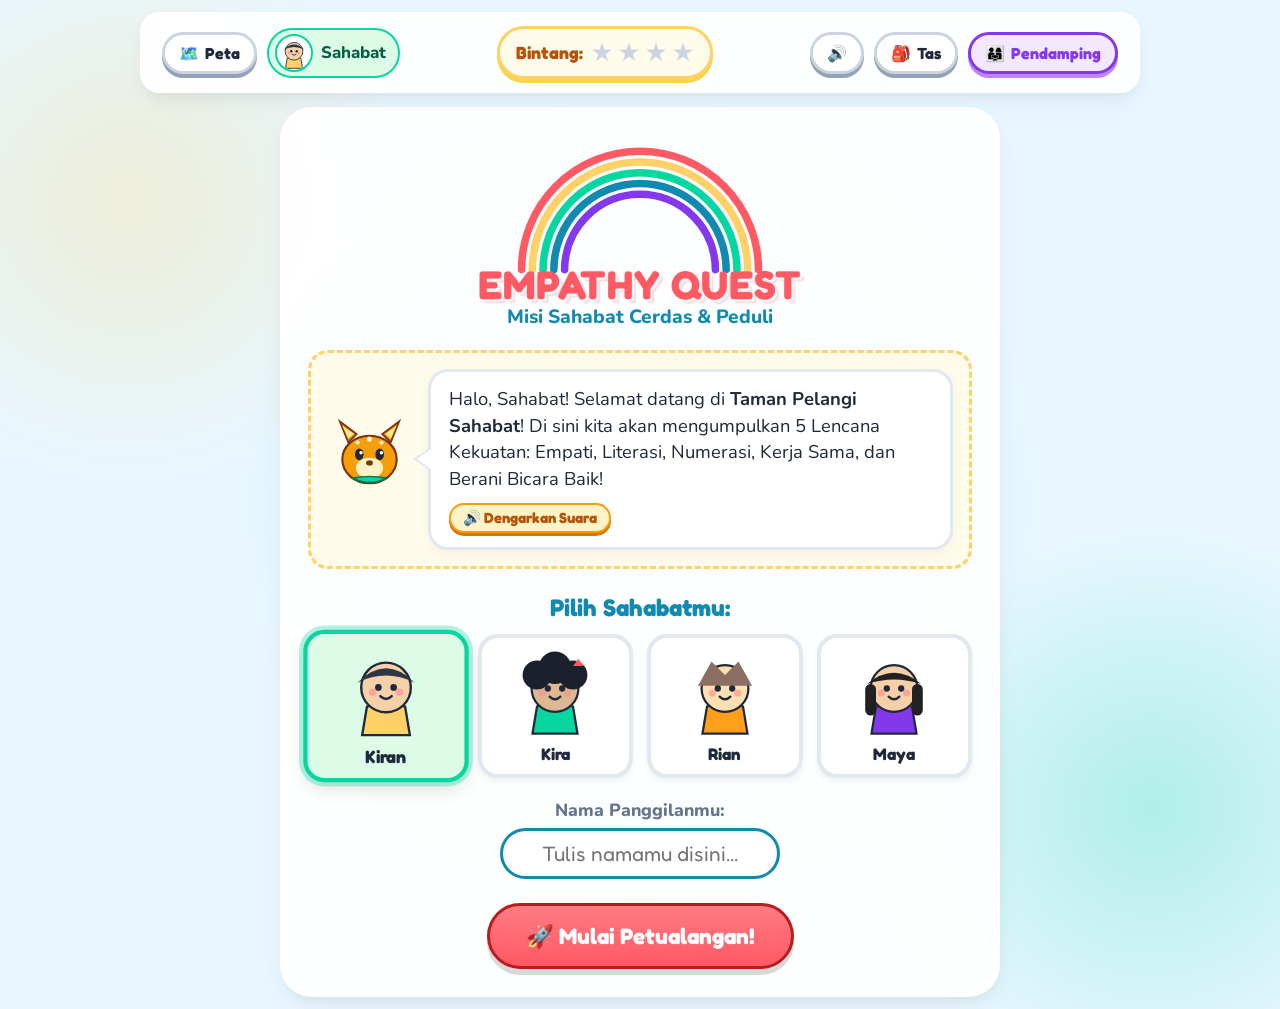
<file: index.html>
<!DOCTYPE html>
<html lang="id">
<head>
    <meta charset="UTF-8">
    <meta name="viewport" content="width=device-width, initial-scale=1.0, maximum-scale=1.0, user-scalable=no">
    <title>EMPATHY QUEST — Misi Sahabat Cerdas dan Peduli</title>
    <meta name="description" content="Game edukatif interaktif berbasis HTML/Web untuk anak usia dini (5–6 tahun) - integrasi empati, literasi, numerasi, komunikasi positif, dan pencegahan perundungan.">
    <link rel="stylesheet" href="css/styles.css">
</head>
<body>

    <div id="app" class="game-container">
        <!-- TOP NAVBAR / HEADER -->
        <header class="game-header">
            <div class="header-left">
                <button id="btn-home-map" class="nav-btn icon-btn" title="Peta Misi" aria-label="Peta Misi">
                    <span class="btn-icon">🗺️</span>
                    <span class="btn-text">Peta</span>
                </button>
                <div class="player-pill">
                    <div id="nav-avatar-icon" class="nav-avatar"></div>
                    <span id="nav-player-name" class="player-name-text">Sahabat</span>
                </div>
            </div>

            <!-- STAR COUNTER -->
            <div class="star-counter-bar">
                <span class="star-label">Bintang:</span>
                <div class="stars-flex" id="header-stars">
                    <span class="star-icon star-empty" id="star-1">★</span>
                    <span class="star-icon star-empty" id="star-2">★</span>
                    <span class="star-icon star-empty" id="star-3">★</span>
                    <span class="star-icon star-empty" id="star-4">★</span>
                </div>
            </div>

            <div class="header-right">
                <button id="btn-audio-toggle" class="nav-btn icon-btn" title="Suara Efek" aria-label="Toggle Suara">
                    <span id="audio-icon">🔊</span>
                </button>
                <button id="btn-bag" class="nav-btn icon-btn" title="Tas Sahabat" aria-label="Tas Sahabat">
                    <span>🎒</span>
                    <span class="btn-text">Tas</span>
                </button>
                <button id="btn-parent-guide" class="nav-btn icon-btn parent-btn" title="Panduan Orang Tua/Guru" aria-label="Panduan Orang Tua">
                    <span>👨‍👩‍👧</span>
                    <span class="btn-text">Pendamping</span>
                </button>
            </div>
        </header>

        <!-- MAIN GAME STAGE CONTAINER -->
        <main id="game-stage" class="game-stage">

            <!-- ========================================== -->
            <!-- 1. SCREEN: PROLOG / WELCOME & AVATAR SELECT -->
            <!-- ========================================== -->
            <section id="screen-prolog" class="game-screen active">
                <div class="prolog-card glass-panel">
                    <div class="rainbow-banner">
                        <svg class="rainbow-svg" viewBox="0 0 500 260" preserveAspectRatio="xMidYMid meet">
                            <path d="M 30,250 A 220,220 0 0,1 470,250" fill="none" stroke="#FF5964" stroke-width="14" stroke-linecap="round"/>
                            <path d="M 50,250 A 200,200 0 0,1 450,250" fill="none" stroke="#FFD166" stroke-width="14" stroke-linecap="round"/>
                            <path d="M 70,250 A 180,180 0 0,1 430,250" fill="none" stroke="#06D6A0" stroke-width="14" stroke-linecap="round"/>
                            <path d="M 90,250 A 160,160 0 0,1 410,250" fill="none" stroke="#118AB2" stroke-width="14" stroke-linecap="round"/>
                            <path d="M 110,250 A 140,140 0 0,1 390,250" fill="none" stroke="#8338EC" stroke-width="14" stroke-linecap="round"/>
                        </svg>
                        <h1 class="game-title">EMPATHY QUEST</h1>
                        <p class="game-subtitle">Misi Sahabat Cerdas & Peduli</p>
                    </div>

                    <!-- MASCOT WELCOME -->
                    <div class="mascot-intro-box">
                        <div class="mascot-avatar" id="kancil-prolog"></div>
                        <div class="speech-bubble">
                            <p id="prolog-speech">Halo, Sahabat! Selamat datang di <strong>Taman Pelangi Sahabat</strong>! Di sini kita akan mengumpulkan 5 Lencana Kekuatan: Empati, Literasi, Numerasi, Kerja Sama, dan Berani Bicara Baik!</p>
                            <button id="btn-read-prolog" class="speech-read-btn" title="Dengarkan Suara Kancil Pandu">🔊 Dengarkan Suara</button>
                        </div>
                    </div>

                    <!-- AVATAR SELECTION -->
                    <div class="avatar-selection-section">
                        <h2>Pilih Sahabatmu:</h2>
                        <div class="avatar-grid" id="avatar-picker">
                            <!-- 4 Avatars inserted by JS -->
                        </div>

                        <div class="name-input-group">
                            <label for="player-name-input">Nama Panggilanmu:</label>
                            <input type="text" id="player-name-input" maxlength="12" placeholder="Tulis namamu disini..." autocomplete="off">
                        </div>

                        <button id="btn-start-game" class="primary-btn btn-lg bounce-hover">
                            <span>🚀 Mulai Petualangan!</span>
                        </button>
                    </div>
                </div>
            </section>

            <!-- ========================================== -->
            <!-- 2. SCREEN: ADVENTURE MAP HUB -->
            <!-- ========================================== -->
            <section id="screen-map" class="game-screen">
                <div class="map-container">
                    <div class="map-header">
                        <h2>Taman Pelangi Sahabat</h2>
                        <p>Pilih gerbang misi untuk membantu teman-temanmu!</p>
                    </div>

                    <div class="map-playground">
                        <!-- DECORATIVE BG ELEMENTS -->
                        <div class="cloud cloud-1">☁️</div>
                        <div class="cloud cloud-2">☁️</div>
                        <div class="tree tree-left">🌳</div>
                        <div class="tree tree-right">🌲</div>
                        <div class="rainbow-bg-small">🌈</div>

                        <!-- 4 MISSION GATES -->
                        <div class="map-gates-grid">
                            <!-- GATE 1 -->
                            <div class="mission-gate-card" id="gate-mission-1" data-mission="1">
                                <div class="gate-status-badge" id="gate-star-1">★ Misi 1</div>
                                <div class="gate-icon-frame red-theme">
                                    <span class="gate-emoji">❤️</span>
                                </div>
                                <h3>Baca Perasaanku</h3>
                                <p>Kenali emosi Dina & tunjukkan empati</p>
                                <button class="primary-btn btn-sm gate-play-btn">Masuk Misi</button>
                            </div>

                            <!-- GATE 2 -->
                            <div class="mission-gate-card" id="gate-mission-2" data-mission="2">
                                <div class="gate-status-badge" id="gate-star-2">★ Misi 2</div>
                                <div class="gate-icon-frame blue-theme">
                                    <span class="gate-emoji">🔢</span>
                                </div>
                                <h3>Hitung Teman Baik</h3>
                                <p>Berhitung 1-6 & ajak Tono bermain</p>
                                <button class="primary-btn btn-sm gate-play-btn">Masuk Misi</button>
                            </div>

                            <!-- GATE 3 -->
                            <div class="mission-gate-card" id="gate-mission-3" data-mission="3">
                                <div class="gate-status-badge" id="gate-star-3">★ Misi 3</div>
                                <div class="gate-icon-frame yellow-theme">
                                    <span class="gate-emoji">💬</span>
                                </div>
                                <h3>Kata-Kata Sahabat</h3>
                                <p>Susun kata baik & bantu membela Beni</p>
                                <button class="primary-btn btn-sm gate-play-btn">Masuk Misi</button>
                            </div>

                            <!-- GATE 4 -->
                            <div class="mission-gate-card" id="gate-mission-4" data-mission="4">
                                <div class="gate-status-badge" id="gate-star-4">★ Misi 4</div>
                                <div class="gate-icon-frame green-theme">
                                    <span class="gate-emoji">🤝</span>
                                </div>
                                <h3>Bagi dan Bergantian</h3>
                                <p>Bagi bola adil & susun Papan Giliran</p>
                                <button class="primary-btn btn-sm gate-play-btn">Masuk Misi</button>
                            </div>
                        </div>
                    </div>
                </div>
            </section>

            <!-- ========================================== -->
            <!-- 3. SCREEN: MISSION 1 — BACA PERASAANKU -->
            <!-- ========================================== -->
            <section id="screen-mission-1" class="game-screen">
                <div class="mission-wrapper">
                    <div class="mission-banner red-banner">
                        <span>❤️ Misi 1: Baca Perasaanku</span>
                    </div>

                    <!-- STORY SCENE -->
                    <div class="story-scene park-bench-scene">
                        <div class="character-box dina-box">
                            <div id="dina-avatar-container" class="character-svg-wrap"></div>
                            <span class="character-name">Dina</span>
                        </div>
                        <div class="mascot-speech-row">
                            <div class="mascot-small-avatar"></div>
                            <div class="speech-bubble large-speech">
                                <p id="m1-speech">Dina duduk sendirian di bangku taman sambil murung. Teman-teman bermain tanpa mengajaknya. Lengkapi kalimat: <strong>“Dina merasa ____.”</strong></p>
                                <button id="btn-read-m1" class="speech-read-btn" title="Baca Soal Misi 1">🔊 Baca Soal</button>
                            </div>
                        </div>
                    </div>

                    <!-- STEP 1: EMOTION CHOICE -->
                    <div id="m1-step-1" class="interaction-block">
                        <div class="mirror-prompt">
                            <span>🪞 <strong>Cermin Perasaan:</strong> Coba tiru ekspresi wajah Dina di cermin imajinasimu! Mata redup dan bibir melengkung ke bawah. Seperti apa rasanya?</span>
                        </div>
                        <h3>Pilih Kartu Emosi:</h3>
                        <div class="cards-grid emotion-cards-grid">
                            <button class="choice-card emotion-card" data-emotion="sedih">
                                <div class="card-icon">😢</div>
                                <span class="card-label">Sedih</span>
                            </button>
                            <button class="choice-card emotion-card" data-emotion="marah">
                                <div class="card-icon">😡</div>
                                <span class="card-label">Marah</span>
                            </button>
                            <button class="choice-card emotion-card" data-emotion="kesepian">
                                <div class="card-icon">😔</div>
                                <span class="card-label">Kesepian</span>
                            </button>
                        </div>
                    </div>

                    <!-- STEP 2: ACTION CHOICE -->
                    <div id="m1-step-2" class="interaction-block hidden">
                        <h3>Bagaimana cara kita membantu Dina?</h3>
                        <div class="cards-grid action-cards-grid">
                            <button class="choice-card action-card" data-action="invite">
                                <div class="card-icon">🤝</div>
                                <span class="card-label">Mengajak Dina bermain bersama</span>
                            </button>
                            <button class="choice-card action-card" data-action="toy">
                                <div class="card-icon">🧸</div>
                                <span class="card-label">Memberi mainan lalu pergi</span>
                            </button>
                            <button class="choice-card action-card" data-action="ignore">
                                <div class="card-icon">🙈</div>
                                <span class="card-label">Mengabaikan Dina</span>
                            </button>
                        </div>
                    </div>

                    <!-- CELEBRATION BLOCK -->
                    <div id="m1-success-block" class="success-block hidden">
                        <div class="success-content">
                            <span class="sparkle-icon">🌟</span>
                            <h3>Luar Biasa!</h3>
                            <p>Dina tersenyum bahagia karena kamu mengajaknya bermain bersama! Kamu mendapatkan <strong>Badge Empati</strong>!</p>
                            <button id="btn-finish-m1" class="primary-btn btn-lg">Lanjut ke Peta Misi 🚀</button>
                        </div>
                    </div>
                </div>
            </section>

            <!-- ========================================== -->
            <!-- 4. SCREEN: MISSION 2 — HITUNG TEMAN BAIK -->
            <!-- ========================================== -->
            <section id="screen-mission-2" class="game-screen">
                <div class="mission-wrapper">
                    <div class="mission-banner blue-banner">
                        <span>🔢 Misi 2: Hitung Teman Baik</span>
                    </div>

                    <!-- SCENE DISPLAY -->
                    <div class="story-scene playground-count-scene">
                        <div class="playing-group" id="m2-kids-group"></div>
                        <div class="lonely-kid-box">
                            <div class="lonely-thought-bubble">💬 Main bareng yuk?</div>
                            <div id="lonely-kid-avatar" class="character-svg-wrap"></div>
                            <span class="character-name">Tono</span>
                        </div>
                    </div>

                    <div class="mascot-speech-row">
                        <div class="mascot-small-avatar"></div>
                        <div class="speech-bubble large-speech">
                            <p id="m2-speech">Ada berapa teman yang sedang asyik bermain bersama?</p>
                            <button id="btn-read-m2" class="speech-read-btn" title="Baca Soal Misi 2">🔊 Baca Soal</button>
                        </div>
                    </div>

                    <!-- STEP 1: COUNTING NUMBERS -->
                    <div id="m2-step-1" class="interaction-block">
                        <h3>Hitung Jumlah Teman yang Bermain:</h3>
                        <div class="numbers-grid">
                            <button class="number-btn" data-num="1">1</button>
                            <button class="number-btn" data-num="2">2</button>
                            <button class="number-btn" data-num="3">3</button>
                            <button class="number-btn" data-num="4">4</button>
                            <button class="number-btn" data-num="5">5</button>
                            <button class="number-btn" data-num="6">6</button>
                        </div>
                    </div>

                    <!-- STEP 2: INCLUSION QUESTION & SPIN WHEEL -->
                    <div id="m2-step-2" class="interaction-block hidden">
                        <div class="story-question-box">
                            <p class="question-text">Tono masih duduk sendirian. Berapa anak yang perlu diajak agar semua ikut bermain bersama?</p>
                            <button id="btn-answer-inclusion" class="primary-btn btn-md"><strong>1 Anak (Tono)</strong></button>
                        </div>

                        <div class="wheel-section hidden" id="wheel-container-m2">
                            <h3>Ajak Tono Bermain! Putar Roda Ajak Teman:</h3>
                            <div class="wheel-wrapper">
                                <div class="wheel-pointer">▼</div>
                                <div class="spinning-wheel" id="wheel-element">
                                    <div class="wheel-segment segment-1">
                                        <span>🏃 Kejar-kejaran</span>
                                    </div>
                                    <div class="wheel-segment segment-2">
                                        <span>🛝 Ayunan</span>
                                    </div>
                                    <div class="wheel-segment segment-3">
                                        <span>🎨 Menggambar</span>
                                    </div>
                                </div>
                            </div>
                            <button id="btn-spin-wheel" class="primary-btn btn-lg">🎡 Putar Roda!</button>
                        </div>
                    </div>

                    <!-- SUCCESS BLOCK -->
                    <div id="m2-success-block" class="success-block hidden">
                        <div class="success-content">
                            <span class="sparkle-icon">🤝</span>
                            <h3 id="m2-result-title">Semua Bergandengan Tangan!</h3>
                            <p id="m2-result-text">Sekarang 6 teman bermain bersama dengan tawa riang! Kamu mendapatkan <strong>Badge Numerasi</strong>!</p>
                            <button id="btn-finish-m2" class="primary-btn btn-lg">Lanjut ke Peta Misi 🚀</button>
                        </div>
                    </div>
                </div>
            </section>

            <!-- ========================================== -->
            <!-- 5. SCREEN: MISSION 3 — KATA-KATA SAHABAT -->
            <!-- ========================================== -->
            <section id="screen-mission-3" class="game-screen">
                <div class="mission-wrapper">
                    <div class="mission-banner yellow-banner">
                        <span>💬 Misi 3: Kata-Kata Sahabat</span>
                    </div>

                    <!-- STORY SCENE -->
                    <div class="story-scene drawing-conflict-scene">
                        <div class="beni-drawing-box">
                            <div id="beni-avatar" class="character-svg-wrap"></div>
                            <div class="drawing-paper">
                                🎨 Gambar Unik Beni
                            </div>
                        </div>
                        <div class="teasing-kids-box" id="teasing-kids-container">
                            <div id="teasing-avatar" class="character-svg-wrap"></div>
                            <div class="tease-bubble" id="tease-bubble-text">“Gambarmu aneh!”</div>
                        </div>
                    </div>

                    <div class="mascot-speech-row">
                        <div class="mascot-small-avatar"></div>
                        <div class="speech-bubble large-speech">
                            <p id="m3-speech">Beni diejek karena gambarnya berbeda. Yuk, susun kata-kata baik untuk membantu dan membela Beni!</p>
                            <button id="btn-read-m3" class="speech-read-btn" title="Baca Soal Misi 3">🔊 Baca Soal</button>
                        </div>
                    </div>

                    <!-- STEP 1: DRAG & DROP / TAP WORD BUILDER -->
                    <div id="m3-step-1" class="interaction-block">
                        <h3>Susun Kalimat Baik:</h3>
                        
                        <div class="sentence-drop-zone" id="sentence-target-slots">
                            <div class="word-slot" data-index="0">_____</div>
                            <div class="word-slot" data-index="1">_____</div>
                            <div class="word-slot" data-index="2">_____</div>
                        </div>

                        <div class="word-bank" id="word-bank-cards">
                            <div class="word-card" draggable="true" data-word="Jangan">Jangan</div>
                            <div class="word-card" draggable="true" data-word="ejek">ejek</div>
                            <div class="word-card" draggable="true" data-word="teman">teman</div>
                        </div>

                        <div class="btn-row-center">
                            <button id="btn-check-sentence" class="primary-btn btn-md">Cek Kalimat 👍</button>
                            <button id="btn-reset-sentence" class="secondary-btn btn-md">Ulangi 🔄</button>
                        </div>
                    </div>

                    <!-- STEP 2: SUARA BERANINYA AKU -->
                    <div id="m3-step-2" class="interaction-block hidden">
                        <div class="brave-voice-box">
                            <div class="avatar-hero-speak">
                                <div id="hero-speak-avatar" class="character-svg-wrap"></div>
                                <div class="speech-bubble hero-bubble">
                                    <p>🗣️ <strong>Suara Beraninya Aku:</strong><br>“Jangan ejek teman! Gambarmu sangat unik dan keren, Beni!”</p>
                                </div>
                            </div>
                        </div>
                    </div>

                    <!-- SUCCESS BLOCK -->
                    <div id="m3-success-block" class="success-block hidden">
                        <div class="success-content">
                            <span class="sparkle-icon">🎨</span>
                            <h3>Perbedaan Itu Indah & Berharga!</h3>
                            <p>Ejekan memudar! Teman-teman memuji gambar Beni: <em>“Gambarmu keren, Beni!”</em><br>Kamu meraih <strong>Badge Literasi</strong> & <strong>Badge Berani Bicara Baik</strong>!</p>
                            <button id="btn-finish-m3" class="primary-btn btn-lg">Lanjut ke Peta Misi 🚀</button>
                        </div>
                    </div>
                </div>
            </section>

            <!-- ========================================== -->
            <!-- 6. SCREEN: MISSION 4 — BAGI DAN BERGANTIAN -->
            <!-- ========================================== -->
            <section id="screen-mission-4" class="game-screen">
                <div class="mission-wrapper">
                    <div class="mission-banner green-banner">
                        <span>🤝 Misi 4: Bagi dan Bergantian</span>
                    </div>

                    <div class="mascot-speech-row">
                        <div class="mascot-small-avatar"></div>
                        <div class="speech-bubble large-speech">
                            <p id="m4-speech">Tersedia 6 bola untuk 3 teman. Bagikan bola ke dalam keranjang agar setiap teman mendapat jumlah yang sama rata (2 bola)!</p>
                            <button id="btn-read-m4" class="speech-read-btn" title="Baca Soal Misi 4">🔊 Baca Soal</button>
                        </div>
                    </div>

                    <!-- STEP 1: FAIR BALL SHARING -->
                    <div id="m4-step-1" class="interaction-block">
                        <div class="balls-pool-container" id="balls-source-pool">
                            <div class="ball-item" draggable="true" id="ball-1">⚽</div>
                            <div class="ball-item" draggable="true" id="ball-2">⚽</div>
                            <div class="ball-item" draggable="true" id="ball-3">⚽</div>
                            <div class="ball-item" draggable="true" id="ball-4">⚽</div>
                            <div class="ball-item" draggable="true" id="ball-5">⚽</div>
                            <div class="ball-item" draggable="true" id="ball-6">⚽</div>
                        </div>

                        <div class="baskets-grid">
                            <div class="basket-card" data-basket="1">
                                <div class="basket-head">👦 Andi</div>
                                <div class="basket-drop-zone" id="basket-1"></div>
                                <div class="basket-count" id="count-basket-1">0 Bola</div>
                            </div>
                            <div class="basket-card" data-basket="2">
                                <div class="basket-head">👧 Maya</div>
                                <div class="basket-drop-zone" id="basket-2"></div>
                                <div class="basket-count" id="count-basket-2">0 Bola</div>
                            </div>
                            <div class="basket-card" data-basket="3">
                                <div class="basket-head">👦 Bimo</div>
                                <div class="basket-drop-zone" id="basket-3"></div>
                                <div class="basket-count" id="count-basket-3">0 Bola</div>
                            </div>
                        </div>
                    </div>

                    <!-- STEP 2: TURN TAKING VARIATION (5 BALLS FOR 3 KIDS) -->
                    <div id="m4-step-2" class="interaction-block hidden">
                        <div class="turn-taking-section">
                            <h3>Bagaimana jika ada 5 bola untuk 3 teman (tidak habis dibagi rata)?</h3>
                            <p class="subtitle-hint">Berbagi tidak selalu harus rata, kadang kita perlu bermain bergantian!</p>
                            
                            <div class="cards-grid action-cards-grid" style="margin-top: 14px;">
                                <button class="choice-card turn-choice-btn" data-choice="turns">
                                    <div class="card-icon">🔄</div>
                                    <span class="card-label">Main Bergantian Giliran!</span>
                                </button>
                                <button class="choice-card turn-choice-btn" data-choice="fight">
                                    <div class="card-icon">💥</div>
                                    <span class="card-label">Berebut Bola</span>
                                </button>
                            </div>

                            <!-- TURN BOARD DISPLAY -->
                            <div id="turn-board-display" class="turn-board-box hidden">
                                <h4>📋 PAPAN GILIRAN SAHABAT</h4>
                                <div class="turns-flex">
                                    <div class="turn-step">Giliran 1: Andi</div>
                                    <div class="turn-arrow">➔</div>
                                    <div class="turn-step">Giliran 2: Maya</div>
                                    <div class="turn-arrow">➔</div>
                                    <div class="turn-step">Giliran 3: Bimo</div>
                                </div>
                                <p>Semua teman senang karena mendapat kesempatan bermain!</p>
                            </div>
                        </div>
                    </div>

                    <!-- SUCCESS BLOCK -->
                    <div id="m4-success-block" class="success-block hidden">
                        <div class="success-content">
                            <span class="sparkle-icon">🏆</span>
                            <h3>Hebat, Adil & Koperatif!</h3>
                            <p>Kamu berhasil membagi bola dengan adil dan menyusun Papan Giliran! Kamu mendapatkan <strong>Badge Kerja Sama</strong>!</p>
                            <button id="btn-finish-m4" class="primary-btn btn-lg">Selesai & Ke Pesta Puncak! 🥳</button>
                        </div>
                    </div>
                </div>
            </section>

            <!-- ========================================== -->
            <!-- 7. SCREEN: EPILOG & BUKU KEBAIKANKU -->
            <!-- ========================================== -->
            <section id="screen-epilog" class="game-screen">
                <div class="epilog-wrapper glass-panel">
                    <div class="confetti-container" id="confetti-holder"></div>
                    
                    <h1 class="epilog-title">🎉 Selamat, Sahabat Cerdas & Peduli! 🎉</h1>
                    <p class="epilog-subtitle">Kamu telah menyelesaikan semua misi di Taman Pelangi Sahabat!</p>

                    <!-- BADGES GALLERY -->
                    <div class="badges-showcase-section">
                        <h2>5 Lencana Kekuatan Sahabat:</h2>
                        <div class="badges-grid-5" id="epilog-badges-grid">
                            <!-- 5 Badges populated by JS -->
                        </div>
                    </div>

                    <!-- BUKU KEBAIKANKU -->
                    <div class="kindness-book-section">
                        <h2>📖 BUKU KEBAIKANKU</h2>
                        <p class="kindness-subtitle">Rekap tindakan baik yang telah kamu lakukan:</p>
                        <div class="kindness-list" id="kindness-records-list">
                            <!-- Positive deeds listed by JS -->
                        </div>
                    </div>

                    <!-- ACTION BUTTONS -->
                    <div class="epilog-actions">
                        <button id="btn-print-cert" class="primary-btn btn-lg">📜 Cetak Sertifikat</button>
                        <button id="btn-view-bag-epilog" class="secondary-btn btn-lg">🎒 Lihat Tas Sahabat</button>
                        <button id="btn-replay-game" class="secondary-btn btn-lg">🔄 Main Lagi dari Awal</button>
                    </div>
                </div>
            </section>
        </main>
    </div>

    <!-- ========================================== -->
    <!-- MODAL 1: TAS SAHABAT (BADGES & PROGRESS) -->
    <!-- ========================================== -->
    <div id="modal-bag" class="modal-overlay hidden">
        <div class="modal-card glass-modal">
            <div class="modal-header">
                <h2>🎒 Tas Sahabat</h2>
                <button class="modal-close-btn" data-close="modal-bag">✖</button>
            </div>
            <div class="modal-body">
                <div class="profile-summary">
                    <div id="bag-avatar-display" class="bag-avatar-icon"></div>
                    <div>
                        <h3 id="bag-player-name">Sahabat</h3>
                        <p id="bag-star-count">Bintang Terkumpul: 0 / 4 ★</p>
                    </div>
                </div>
                <hr class="modal-divider">
                <h3>Koleksi 5 Lencana Kekuatan:</h3>
                <div class="badges-grid" id="modal-badges-grid"></div>
            </div>
        </div>
    </div>

    <!-- ========================================== -->
    <!-- MODAL 2: PANDUAN PENDAMPING (ORANG TUA & GURU) -->
    <!-- ========================================== -->
    <div id="modal-parent" class="modal-overlay hidden">
        <div class="modal-card glass-modal">
            <div class="modal-header">
                <h2>👨‍👩‍👧 Panduan Guru & Orang Tua</h2>
                <button class="modal-close-btn" data-close="modal-parent">✖</button>
            </div>
            <div class="modal-body text-left">
                <h3>📘 Panduan Pendamping (Guru / Orang Tua)</h3>
                <p><strong>Empathy Quest</strong> adalah media pembelajaran digital berbasis web untuk anak usia 5–6 tahun (PAUD / TK B) yang mengintegrasikan pencegahan perundungan, empati, literasi, numerasi, dan komunikasi positif.</p>

                <div class="guide-item">
                    <h4>💡 Petunjuk Pendampingan:</h4>
                    <ul>
                        <li>Dampingi anak pada Prolog & Misi 1 untuk mengenalkan kontrol tap/klik.</li>
                        <li>Setelah setiap misi, tanyakan: <em>“Jika kamu menjadi Dina/Beni/Tono, bagaimana perasaanmu?”</em> untuk menghubungkan dengan dunia nyata.</li>
                        <li>Manfaatkan <strong>“Papan Giliran Sahabat”</strong> sebagai panduan jadwal bergantian di kelas atau rumah.</li>
                    </ul>
                </div>

                <div class="guide-item">
                    <h4>❤️ Misi 1: Baca Perasaanku</h4>
                    <p>Fokus: Mengidentifikasi emosi sedih, mempraktikkan "Cermin Perasaan", dan memilih tindakan empati.</p>
                </div>
                <div class="guide-item">
                    <h4>🔢 Misi 2: Hitung Teman Baik</h4>
                    <p>Fokus: Berhitung 1–6, soal cerita inklusi, dan menggunakan Roda Ajak Teman untuk aktivitas bersama.</p>
                </div>
                <div class="guide-item">
                    <h4>💬 Misi 3: Kata-Kata Sahabat</h4>
                    <p>Fokus: Menyusun kalimat positif, aksi "Suara Beraninya Aku" membela teman yang diejek, dan menghargai perbedaan.</p>
                </div>
                <div class="guide-item">
                    <h4>🤝 Misi 4: Bagi dan Bergantian</h4>
                    <p>Fokus: Pembagian bola sama rata, pemecahan masalah jumlah ganjil, dan menggunakan Papan Giliran Sahabat.</p>
                </div>

                <hr class="modal-divider">

                <h3>⚙️ Panel Pengaturan Pendamping</h3>
                <p>Ubah dialog cerita, konten misi, dan lagu backsound melalui halaman admin:</p>
                <div style="margin-top: 10px;">
                    <a href="/admin" class="secondary-btn btn-sm" style="text-decoration:none; display:inline-flex; align-items:center; gap:6px;">⚙️ Buka Panel Admin (/admin)</a>
                </div>

                <hr class="modal-divider">

                <h3>👶 Panduan untuk Anak</h3>
                <ul>
                    <li>Dengarkan petunjuk dari <strong>Kancil Pandu</strong>.</li>
                    <li>Sentuh atau klik gambar yang kamu pilih. Tidak ada jawaban salah, hanya mencoba lagi bersama Kancil Pandu!</li>
                    <li>Kumpulkan 4 Bintang dan 5 Lencana Sahabat!</li>
                </ul>
            </div>
        </div>
    </div>

    <!-- ========================================== -->
    <!-- PRINTABLE CERTIFICATE TEMPLATE -->
    <!-- ========================================== -->
    <div id="certificate-print-area" class="print-only">
        <div class="cert-border">
            <div class="cert-header">
                <h1>SERTIFIKAT SAHABAT CERDAS & PEDULI</h1>
                <p class="cert-subtitle">Taman Pelangi Sahabat</p>
            </div>
            <div class="cert-body">
                <p class="cert-given">Diberikan dengan rasa bangga kepada:</p>
                <h2 id="cert-player-name" class="cert-name">[ Nama Sahabat ]</h2>
                <p class="cert-message">Telah berhasil menyelesaikan seluruh Misi Kebaikan di Taman Pelangi Sahabat dan terbukti memiliki 5 Kekuatan Sahabat: Empati, Literasi, Numerasi, Kerja Sama, dan Berani Bicara Baik.</p>
                <div class="cert-badges-row">
                    <span>❤️ Empati</span>
                    <span>🔢 Numerasi</span>
                    <span>📖 Literasi</span>
                    <span>🤝 Kerja Sama</span>
                    <span>🗣️ Berani Bicara Baik</span>
                </div>
            </div>
            <div class="cert-footer">
                <div class="cert-sign">
                    <p>Pendamping / Guru</p>
                    <div class="sign-line"></div>
                </div>
                <div class="cert-stamp">
                    <span>🌟 TAMAN PELANGI 🌟</span>
                </div>
            </div>
        </div>
    </div>

    <script src="js/app.js"></script>
</body>
</html>
</file>
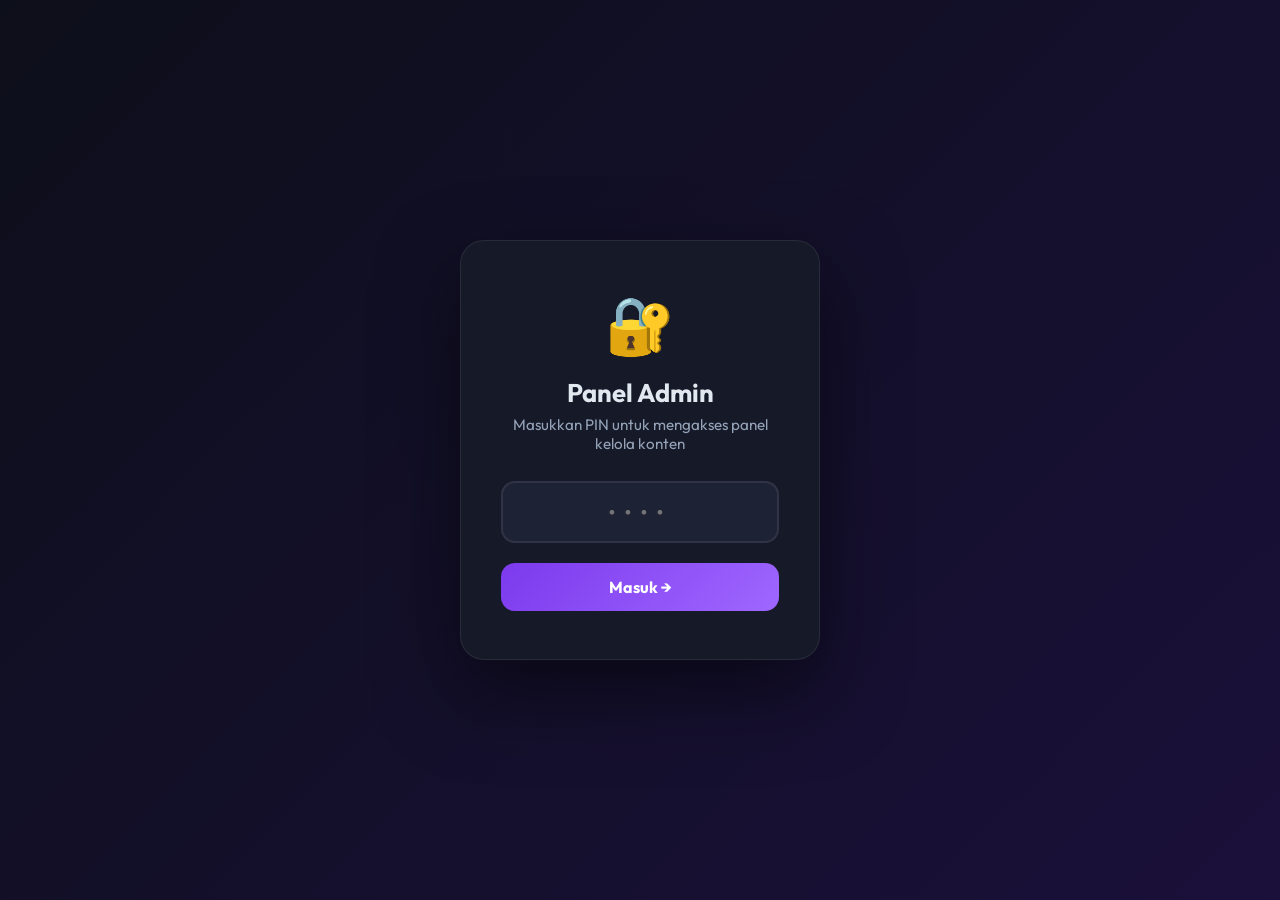
<file: admin.html>
<!DOCTYPE html>
<html lang="id">
<head>
    <meta charset="UTF-8">
    <meta name="viewport" content="width=device-width, initial-scale=1.0">
    <title>Admin Panel — EMPATHY QUEST</title>
    <meta name="description" content="Panel admin pengelola konten game EMPATHY QUEST">
    <link rel="preconnect" href="https://fonts.googleapis.com">
    <link rel="preconnect" href="https://fonts.gstatic.com" crossorigin>
    <link href="https://fonts.googleapis.com/css2?family=Outfit:wght@300;400;500;600;700;800&display=swap" rel="stylesheet">
    <style>
        *, *::before, *::after { box-sizing: border-box; margin: 0; padding: 0; }

        :root {
            --bg: #0d0f1a;
            --surface: #161928;
            --surface2: #1e2235;
            --border: rgba(255,255,255,0.08);
            --accent: #7c3aed;
            --accent2: #06d6a0;
            --accent3: #f59e0b;
            --red: #ef4444;
            --text: #e2e8f0;
            --text-muted: #94a3b8;
            --radius: 14px;
        }

        body {
            font-family: 'Outfit', sans-serif;
            background: var(--bg);
            color: var(--text);
            min-height: 100vh;
        }

        /* PIN MODAL */
        #pin-modal {
            position: fixed; inset: 0; z-index: 9999;
            background: linear-gradient(135deg, #0d0f1a 0%, #1a103a 100%);
            display: flex; align-items: center; justify-content: center;
        }
        .pin-card {
            background: var(--surface);
            border: 1px solid var(--border);
            border-radius: 24px;
            padding: 48px 40px;
            width: 360px;
            text-align: center;
            box-shadow: 0 32px 80px rgba(0,0,0,0.5);
        }
        .pin-lock-icon { font-size: 56px; margin-bottom: 16px; }
        .pin-card h2 { font-size: 1.6rem; font-weight: 700; margin-bottom: 6px; }
        .pin-card p { color: var(--text-muted); font-size: 0.95rem; margin-bottom: 28px; }
        .pin-input {
            width: 100%; padding: 14px 18px;
            background: var(--surface2); border: 2px solid var(--border);
            border-radius: var(--radius); color: var(--text);
            font-size: 1.5rem; letter-spacing: 8px; text-align: center;
            font-family: 'Outfit', sans-serif;
            transition: border-color 0.2s;
            outline: none;
        }
        .pin-input:focus { border-color: var(--accent); }
        .pin-error { color: var(--red); font-size: 0.88rem; margin-top: 10px; display: none; }
        .btn-pin {
            width: 100%; margin-top: 20px; padding: 14px;
            background: linear-gradient(135deg, var(--accent), #9f67ff);
            border: none; border-radius: var(--radius);
            color: white; font-size: 1rem; font-weight: 700;
            cursor: pointer; transition: opacity 0.2s, transform 0.1s;
            font-family: 'Outfit', sans-serif;
        }
        .btn-pin:hover { opacity: 0.88; transform: translateY(-1px); }
        .btn-pin:active { transform: translateY(0); }

        /* TOP NAVBAR */
        .admin-navbar {
            position: sticky; top: 0; z-index: 100;
            background: rgba(13, 15, 26, 0.95);
            backdrop-filter: blur(12px);
            border-bottom: 1px solid var(--border);
            padding: 0 24px;
            display: flex; align-items: center; justify-content: space-between;
            height: 64px;
        }
        .nav-brand { display: flex; align-items: center; gap: 12px; }
        .nav-brand-icon { font-size: 1.6rem; }
        .nav-brand-text h1 { font-size: 1rem; font-weight: 700; line-height: 1.1; }
        .nav-brand-text span { font-size: 0.75rem; color: var(--text-muted); }
        .nav-actions { display: flex; gap: 10px; }
        .btn-nav {
            padding: 8px 18px; border-radius: 10px; border: none;
            font-family: 'Outfit', sans-serif; font-size: 0.88rem; font-weight: 600;
            cursor: pointer; transition: all 0.2s; display: flex; align-items: center; gap: 6px;
        }
        .btn-save-all {
            background: linear-gradient(135deg, var(--accent2), #059669);
            color: white;
        }
        .btn-save-all:hover { opacity: 0.88; transform: translateY(-1px); }
        .btn-visit {
            background: var(--surface2); color: var(--text);
            border: 1px solid var(--border);
        }
        .btn-visit:hover { border-color: var(--accent); color: var(--accent); }

        /* MAIN LAYOUT */
        .admin-layout {
            display: grid;
            grid-template-columns: 220px 1fr;
            min-height: calc(100vh - 64px);
        }

        /* SIDEBAR */
        .admin-sidebar {
            background: var(--surface);
            border-right: 1px solid var(--border);
            padding: 24px 0;
            position: sticky; top: 64px; height: calc(100vh - 64px);
            overflow-y: auto;
        }
        .sidebar-label {
            font-size: 0.7rem; font-weight: 700; color: var(--text-muted);
            text-transform: uppercase; letter-spacing: 2px;
            padding: 0 20px 8px;
        }
        .sidebar-nav-item {
            display: flex; align-items: center; gap: 10px;
            padding: 10px 20px; cursor: pointer;
            border-radius: 0; border: none;
            background: transparent; color: var(--text-muted);
            font-family: 'Outfit', sans-serif; font-size: 0.9rem;
            transition: all 0.15s; width: 100%; text-align: left;
            border-left: 3px solid transparent;
        }
        .sidebar-nav-item:hover { color: var(--text); background: rgba(255,255,255,0.04); }
        .sidebar-nav-item.active {
            color: var(--accent); background: rgba(124,58,237,0.1);
            border-left-color: var(--accent); font-weight: 600;
        }
        .sidebar-nav-item .nav-icon { font-size: 1.1rem; width: 22px; text-align: center; }
        .sidebar-divider { height: 1px; background: var(--border); margin: 12px 16px; }

        /* CONTENT AREA */
        .admin-content {
            padding: 32px;
            overflow-y: auto;
        }

        /* PANELS / SECTIONS */
        .admin-section { display: none; }
        .admin-section.active { display: block; }

        .section-header {
            margin-bottom: 28px;
            padding-bottom: 20px;
            border-bottom: 1px solid var(--border);
        }
        .section-header h2 { font-size: 1.5rem; font-weight: 700; margin-bottom: 4px; }
        .section-header p { color: var(--text-muted); font-size: 0.92rem; }

        /* CARDS */
        .admin-card {
            background: var(--surface);
            border: 1px solid var(--border);
            border-radius: var(--radius);
            padding: 24px;
            margin-bottom: 20px;
        }
        .card-title {
            font-size: 0.95rem; font-weight: 700;
            margin-bottom: 16px; display: flex; align-items: center; gap: 8px;
        }
        .card-title .dot {
            width: 8px; height: 8px; border-radius: 50%;
            background: var(--accent);
        }

        /* FORM FIELDS */
        .field-group { margin-bottom: 18px; }
        .field-label {
            display: block; font-size: 0.82rem; font-weight: 600;
            color: var(--text-muted); text-transform: uppercase;
            letter-spacing: 0.8px; margin-bottom: 8px;
        }
        .field-input, .field-textarea {
            width: 100%; padding: 12px 16px;
            background: var(--surface2); border: 1.5px solid var(--border);
            border-radius: 10px; color: var(--text);
            font-family: 'Outfit', sans-serif; font-size: 0.92rem;
            transition: border-color 0.2s;
            outline: none;
        }
        .field-textarea { resize: vertical; min-height: 80px; line-height: 1.6; }
        .field-input:focus, .field-textarea:focus { border-color: var(--accent); }

        /* MUSIC CARDS */
        .music-cards-row {
            display: grid; grid-template-columns: 1fr 1fr; gap: 16px;
            margin-bottom: 20px;
        }
        .music-choice-card {
            border: 2px solid var(--border);
            border-radius: var(--radius);
            padding: 20px;
            cursor: pointer;
            transition: all 0.2s;
            background: var(--surface2);
            position: relative;
        }
        .music-choice-card:hover { border-color: rgba(124,58,237,0.5); }
        .music-choice-card.selected {
            border-color: var(--accent);
            background: rgba(124,58,237,0.1);
        }
        .music-choice-card.selected::after {
            content: '✓'; position: absolute; top: 12px; right: 14px;
            background: var(--accent); color: white;
            width: 22px; height: 22px; border-radius: 50%;
            display: flex; align-items: center; justify-content: center;
            font-size: 0.8rem; font-weight: 700;
        }
        .music-card-icon { font-size: 2.4rem; margin-bottom: 10px; }
        .music-card-name { font-weight: 700; font-size: 1rem; margin-bottom: 4px; }
        .music-card-desc { font-size: 0.8rem; color: var(--text-muted); }
        .music-card-input { display: none; }

        /* Audio Player */
        .preview-player-row {
            display: flex; align-items: center; gap: 16px;
            background: var(--surface2);
            border: 1px solid var(--border);
            border-radius: var(--radius);
            padding: 16px 20px;
            margin-bottom: 16px;
        }
        .preview-label { font-size: 0.85rem; color: var(--text-muted); white-space: nowrap; }
        .preview-player-row audio { flex: 1; height: 36px; }
        audio { accent-color: var(--accent); }

        /* BUTTONS */
        .btn-action {
            padding: 10px 22px; border-radius: 10px; border: none;
            font-family: 'Outfit', sans-serif; font-size: 0.9rem; font-weight: 600;
            cursor: pointer; transition: all 0.2s; display: inline-flex;
            align-items: center; gap: 8px;
        }
        .btn-primary {
            background: linear-gradient(135deg, var(--accent), #9f67ff);
            color: white;
        }
        .btn-primary:hover { opacity: 0.88; transform: translateY(-1px); }
        .btn-success {
            background: linear-gradient(135deg, var(--accent2), #059669);
            color: white;
        }
        .btn-success:hover { opacity: 0.88; transform: translateY(-1px); }
        .btn-danger {
            background: linear-gradient(135deg, var(--red), #dc2626);
            color: white;
        }
        .btn-danger:hover { opacity: 0.88; transform: translateY(-1px); }
        .btn-ghost {
            background: var(--surface2); color: var(--text);
            border: 1.5px solid var(--border);
        }
        .btn-ghost:hover { border-color: var(--accent); color: var(--accent); }
        .btn-row { display: flex; gap: 10px; flex-wrap: wrap; }

        /* STAT CARDS (Dashboard) */
        .stats-grid { display: grid; grid-template-columns: repeat(3, 1fr); gap: 16px; margin-bottom: 24px; }
        .stat-card {
            background: var(--surface);
            border: 1px solid var(--border);
            border-radius: var(--radius);
            padding: 20px 22px;
        }
        .stat-icon { font-size: 1.8rem; margin-bottom: 10px; }
        .stat-value { font-size: 1.7rem; font-weight: 800; margin-bottom: 2px; }
        .stat-label { font-size: 0.82rem; color: var(--text-muted); }

        /* TOAST */
        #toast-msg {
            position: fixed; bottom: 28px; right: 28px; z-index: 9999;
            background: linear-gradient(135deg, var(--accent2), #059669);
            color: white; padding: 14px 24px;
            border-radius: 12px; font-weight: 600; font-size: 0.92rem;
            display: none; animation: slideUp 0.3s ease;
            box-shadow: 0 8px 32px rgba(6,214,160,0.3);
        }
        @keyframes slideUp { from { opacity: 0; transform: translateY(20px); } to { opacity: 1; transform: translateY(0); } }

        /* HINT TEXT */
        .hint-text {
            font-size: 0.8rem; color: var(--text-muted);
            margin-top: 6px; line-height: 1.5;
        }

        /* DANGER ZONE */
        .danger-zone-card {
            border-color: rgba(239, 68, 68, 0.3);
            background: rgba(239, 68, 68, 0.05);
        }
        .danger-zone-card .card-title .dot { background: var(--red); }

        @media (max-width: 768px) {
            .admin-layout { grid-template-columns: 1fr; }
            .admin-sidebar { position: static; height: auto; display: flex; flex-wrap: wrap; padding: 10px; gap: 6px; overflow-x: auto; }
            .sidebar-nav-item { border-radius: 8px; border-left: none; width: auto; flex-shrink: 0; padding: 8px 14px; }
            .sidebar-label, .sidebar-divider { display: none; }
            .admin-content { padding: 20px 16px; }
            .music-cards-row { grid-template-columns: 1fr; }
            .stats-grid { grid-template-columns: 1fr 1fr; }
        }

        @media (max-width: 480px) {
            .admin-navbar { padding: 0 12px; }
            .nav-brand-text span { display: none; }
            .nav-actions { gap: 6px; }
            .btn-nav { padding: 6px 10px; font-size: 0.8rem; }
            .pin-card { width: 90vw; padding: 32px 20px; }
            .stats-grid { grid-template-columns: 1fr; }
            .preview-player-row { flex-direction: column; align-items: flex-start; gap: 8px; }
            .preview-player-row audio { width: 100%; }
            #toast-msg { right: 14px; left: 14px; bottom: 16px; text-align: center; }
        }
    </style>
</head>
<body>

    <!-- PIN MODAL -->
    <div id="pin-modal">
        <div class="pin-card">
            <div class="pin-lock-icon">🔐</div>
            <h2>Panel Admin</h2>
            <p>Masukkan PIN untuk mengakses panel kelola konten</p>
            <input type="password" id="pin-input-field" class="pin-input" maxlength="6" placeholder="••••" autocomplete="off">
            <p class="pin-error" id="pin-error-msg">❌ PIN salah, coba lagi.</p>
            <button class="btn-pin" id="btn-submit-pin">Masuk →</button>
        </div>
    </div>

    <!-- TOP NAVBAR -->
    <nav class="admin-navbar">
        <div class="nav-brand">
            <div class="nav-brand-icon">🌈</div>
            <div class="nav-brand-text">
                <h1>EMPATHY QUEST</h1>
                <span>Panel Admin</span>
            </div>
        </div>
        <div class="nav-actions">
            <a href="/" class="btn-nav btn-visit" style="text-decoration:none;">
                🎮 Buka Game
            </a>
            <button class="btn-nav btn-save-all" id="btn-save-all-config">
                💾 Simpan Semua
            </button>
        </div>
    </nav>

    <!-- ADMIN LAYOUT -->
    <div class="admin-layout">

        <!-- SIDEBAR -->
        <aside class="admin-sidebar">
            <p class="sidebar-label">Menu</p>

            <button class="sidebar-nav-item active" data-section="dashboard">
                <span class="nav-icon">📊</span> Dashboard
            </button>
            <button class="sidebar-nav-item" data-section="music">
                <span class="nav-icon">🎵</span> Backsound
            </button>

            <div class="sidebar-divider"></div>
            <p class="sidebar-label">Konten Misi</p>

            <button class="sidebar-nav-item" data-section="prolog">
                <span class="nav-icon">🌈</span> Prolog
            </button>
            <button class="sidebar-nav-item" data-section="mission1">
                <span class="nav-icon">❤️</span> Misi 1
            </button>
            <button class="sidebar-nav-item" data-section="mission2">
                <span class="nav-icon">🔢</span> Misi 2
            </button>
            <button class="sidebar-nav-item" data-section="mission3">
                <span class="nav-icon">💬</span> Misi 3
            </button>
            <button class="sidebar-nav-item" data-section="mission4">
                <span class="nav-icon">🤝</span> Misi 4
            </button>

            <div class="sidebar-divider"></div>
            <p class="sidebar-label">Sistem</p>

            <button class="sidebar-nav-item" data-section="settings">
                <span class="nav-icon">⚙️</span> Pengaturan
            </button>
        </aside>

        <!-- CONTENT -->
        <main class="admin-content">

            <!-- DASHBOARD -->
            <section id="section-dashboard" class="admin-section active">
                <div class="section-header">
                    <h2>📊 Dashboard</h2>
                    <p>Ringkasan status game dan konfigurasi saat ini.</p>
                </div>

                <div class="stats-grid">
                    <div class="stat-card">
                        <div class="stat-icon">🎵</div>
                        <div class="stat-value" id="stat-music-name">Default</div>
                        <div class="stat-label">Backsound Aktif</div>
                    </div>
                    <div class="stat-card">
                        <div class="stat-icon">⚙️</div>
                        <div class="stat-value" id="stat-config-status">Default</div>
                        <div class="stat-label">Status Konfigurasi</div>
                    </div>
                    <div class="stat-card">
                        <div class="stat-icon">🔑</div>
                        <div class="stat-value">PIN Aktif</div>
                        <div class="stat-label">Keamanan Admin</div>
                    </div>
                </div>

                <div class="admin-card">
                    <div class="card-title"><div class="dot"></div> Panduan Singkat</div>
                    <ul style="padding-left: 20px; line-height: 2; color: var(--text-muted); font-size: 0.9rem;">
                        <li>Gunakan menu <strong style="color:var(--text)">🎵 Backsound</strong> untuk memilih lagu latar game (2 pilihan file dari assets).</li>
                        <li>Edit teks dialog karakter di menu <strong style="color:var(--text)">Konten Misi</strong>.</li>
                        <li>Tekan <strong style="color:var(--accent2)">💾 Simpan Semua</strong> di kanan atas setelah selesai.</li>
                        <li>Perubahan langsung aktif saat pemain membuka game.</li>
                        <li>Ganti PIN admin di menu <strong style="color:var(--text)">⚙️ Pengaturan</strong>.</li>
                    </ul>
                </div>
            </section>

            <!-- MUSIC / BACKSOUND -->
            <section id="section-music" class="admin-section">
                <div class="section-header">
                    <h2>🎵 Pengaturan Backsound</h2>
                    <p>Pilih musik latar dari 2 lagu yang tersedia di folder assets.</p>
                </div>

                <div class="admin-card">
                    <div class="card-title"><div class="dot"></div> Pilih Lagu Backsound</div>

                    <div class="music-cards-row">
                        <!-- Music 1 -->
                        <label class="music-choice-card" id="card-music-1" for="radio-music-1">
                            <input type="radio" id="radio-music-1" name="backsound-choice"
                                   class="music-card-input" value="assets/backsound.mp3">
                            <div class="music-card-icon">🎶</div>
                            <div class="music-card-name">Backsound 1</div>
                            <div class="music-card-desc">assets/backsound.mp3 (Default)</div>
                        </label>

                        <!-- Music 2 -->
                        <label class="music-choice-card" id="card-music-2" for="radio-music-2">
                            <input type="radio" id="radio-music-2" name="backsound-choice"
                                   class="music-card-input" value="assets/backsound2.mp3">
                            <div class="music-card-icon">🎵</div>
                            <div class="music-card-name">Backsound 2</div>
                            <div class="music-card-desc">assets/backsound2.mp3 (Alternatif)</div>
                        </label>
                    </div>

                    <!-- Preview Player -->
                    <div class="preview-player-row">
                        <span class="preview-label">🎧 Pratinjau:</span>
                        <audio id="admin-audio-preview" controls></audio>
                    </div>

                    <p class="hint-text">Klik kartu untuk memilih, dengarkan pratinjau, lalu klik Simpan Pilihan Musik.</p>
                    <br>
                    <button class="btn-action btn-success" id="btn-save-music">
                        💾 Simpan Pilihan Musik
                    </button>
                </div>
            </section>

            <!-- PROLOG -->
            <section id="section-prolog" class="admin-section">
                <div class="section-header">
                    <h2>🌈 Konten Prolog</h2>
                    <p>Ubah teks sambutan dan ucapan maskot Kancil Pandu di halaman awal.</p>
                </div>
                <div class="admin-card">
                    <div class="card-title"><div class="dot"></div> Dialog Kancil Pandu</div>
                    <div class="field-group">
                        <label class="field-label" for="cfg-prolog-speech">Teks Ucapan Pembuka</label>
                        <textarea id="cfg-prolog-speech" class="field-textarea" rows="4"></textarea>
                        <p class="hint-text">Gunakan tag HTML &lt;strong&gt;teks&lt;/strong&gt; untuk penekanan kata.</p>
                    </div>
                </div>
                <div class="btn-row">
                    <button class="btn-action btn-primary" data-save-section="prolog">💾 Simpan Prolog</button>
                </div>
            </section>

            <!-- MISSION 1 -->
            <section id="section-mission1" class="admin-section">
                <div class="section-header">
                    <h2>❤️ Misi 1 — Baca Perasaanku</h2>
                    <p>Edit teks cerita dan dialog karakter Dina.</p>
                </div>
                <div class="admin-card">
                    <div class="card-title"><div class="dot"></div> Dialog Maskot</div>
                    <div class="field-group">
                        <label class="field-label" for="cfg-m1-speech">Narasi Cerita Dina</label>
                        <textarea id="cfg-m1-speech" class="field-textarea" rows="4"></textarea>
                    </div>
                </div>
                <div class="btn-row">
                    <button class="btn-action btn-primary" data-save-section="mission1">💾 Simpan Misi 1</button>
                </div>
            </section>

            <!-- MISSION 2 -->
            <section id="section-mission2" class="admin-section">
                <div class="section-header">
                    <h2>🔢 Misi 2 — Hitung Teman Baik</h2>
                    <p>Edit pertanyaan berhitung dan narasi Tono.</p>
                </div>
                <div class="admin-card">
                    <div class="card-title"><div class="dot"></div> Dialog Maskot</div>
                    <div class="field-group">
                        <label class="field-label" for="cfg-m2-speech">Pertanyaan Misi 2</label>
                        <textarea id="cfg-m2-speech" class="field-textarea" rows="3"></textarea>
                    </div>
                </div>
                <div class="btn-row">
                    <button class="btn-action btn-primary" data-save-section="mission2">💾 Simpan Misi 2</button>
                </div>
            </section>

            <!-- MISSION 3 -->
            <section id="section-mission3" class="admin-section">
                <div class="section-header">
                    <h2>💬 Misi 3 — Kata-Kata Sahabat</h2>
                    <p>Edit narasi konflik Beni dan dialog "Suara Beraninya Aku".</p>
                </div>
                <div class="admin-card">
                    <div class="card-title"><div class="dot"></div> Dialog Maskot</div>
                    <div class="field-group">
                        <label class="field-label" for="cfg-m3-speech">Narasi Cerita Beni</label>
                        <textarea id="cfg-m3-speech" class="field-textarea" rows="3"></textarea>
                    </div>
                    <div class="field-group">
                        <label class="field-label" for="cfg-m3-hero">Dialog "Suara Berani"</label>
                        <textarea id="cfg-m3-hero" class="field-textarea" rows="3"></textarea>
                        <p class="hint-text">Ini adalah kalimat yang diucapkan hero saat membela Beni.</p>
                    </div>
                </div>
                <div class="btn-row">
                    <button class="btn-action btn-primary" data-save-section="mission3">💾 Simpan Misi 3</button>
                </div>
            </section>

            <!-- MISSION 4 -->
            <section id="section-mission4" class="admin-section">
                <div class="section-header">
                    <h2>🤝 Misi 4 — Bagi dan Bergantian</h2>
                    <p>Edit petunjuk pembagian bola dan narasi bergantian.</p>
                </div>
                <div class="admin-card">
                    <div class="card-title"><div class="dot"></div> Dialog Maskot</div>
                    <div class="field-group">
                        <label class="field-label" for="cfg-m4-speech">Petunjuk Misi 4</label>
                        <textarea id="cfg-m4-speech" class="field-textarea" rows="3"></textarea>
                    </div>
                </div>
                <div class="btn-row">
                    <button class="btn-action btn-primary" data-save-section="mission4">💾 Simpan Misi 4</button>
                </div>
            </section>

            <!-- SETTINGS -->
            <section id="section-settings" class="admin-section">
                <div class="section-header">
                    <h2>⚙️ Pengaturan Sistem</h2>
                    <p>Kelola PIN keamanan dan reset data game.</p>
                </div>

                <div class="admin-card">
                    <div class="card-title"><div class="dot"></div> Ganti PIN Admin</div>
                    <div class="field-group" style="max-width: 280px;">
                        <label class="field-label" for="cfg-pin">PIN Baru (minimal 4 digit)</label>
                        <input type="password" id="cfg-pin" class="field-input" maxlength="6" placeholder="••••">
                    </div>
                    <button class="btn-action btn-primary" id="btn-save-pin">🔑 Simpan PIN</button>
                </div>

                <div class="admin-card">
                    <div class="card-title"><div class="dot"></div> Reset Konfigurasi Konten</div>
                    <p style="color: var(--text-muted); font-size: 0.9rem; margin-bottom: 16px;">
                        Kembalikan seluruh teks dialog dan konten ke teks bawaan (default). Lagu backsound juga direset ke Backsound 1.
                    </p>
                    <button class="btn-action btn-ghost" id="btn-reset-all-config">🔄 Reset ke Default</button>
                </div>

                <div class="admin-card danger-zone-card">
                    <div class="card-title"><div class="dot" style="background:var(--red)"></div> ⚠️ Hapus Progres Siswa</div>
                    <p style="color: var(--text-muted); font-size: 0.9rem; margin-bottom: 16px;">
                        Hapus seluruh data bintang, lencana, dan progres misi yang tersimpan di perangkat ini.
                        Tindakan ini <strong>tidak bisa dibatalkan.</strong>
                    </p>
                    <button class="btn-action btn-danger" id="btn-clear-player-progress">🗑️ Hapus Progres Siswa</button>
                </div>
            </section>

        </main>
    </div>

    <!-- TOAST NOTIFICATION -->
    <div id="toast-msg">✅ Perubahan berhasil disimpan!</div>

    <script src="js/admin.js"></script>
</body>
</html>
</file>
<file: css/styles.css>
/* ==========================================================================
   EMPATHY QUEST — "Taman Pelangi Sahabat" Design System & Styling
   Child-Friendly, Responsive, Accessible, Vibrant Aesthetics (Ages 5-6)
   ========================================================================== */

@import url('https://fonts.googleapis.com/css2?family=Fredoka:wght@400;600;700&family=Nunito:wght@600;800;900&display=swap');

:root {
    /* Color Palette */
    --primary-red: #FF5964;
    --primary-yellow: #FFD166;
    --primary-green: #06D6A0;
    --primary-blue: #118AB2;
    --primary-purple: #8338EC;
    --primary-orange: #FF9F1C;
    
    /* Background & Soft Tones */
    --bg-sky: #E8F7FF;
    --bg-cloud: #FFFFFF;
    --bg-grass: #DCFCE7;
    --text-dark: #1E293B;
    --text-muted: #64748B;
    
    /* Typography */
    --font-heading: 'Fredoka', 'Comic Sans MS', sans-serif;
    --font-body: 'Nunito', system-ui, -apple-system, sans-serif;

    /* Spacing & Radii */
    --radius-sm: 12px;
    --radius-md: 20px;
    --radius-lg: 32px;
    --radius-full: 9999px;
    
    /* Shadows & Glassmorphism */
    --shadow-soft: 0 10px 25px -5px rgba(0, 0, 0, 0.08), 0 8px 10px -6px rgba(0, 0, 0, 0.04);
    --shadow-hover: 0 20px 30px -10px rgba(0, 0, 0, 0.15);
    --shadow-button: 0 6px 0 0 rgba(0, 0, 0, 0.15);
    --shadow-button-active: 0 2px 0 0 rgba(0, 0, 0, 0.15);
    --glass-bg: rgba(255, 255, 255, 0.92);
    --glass-border: 4px solid rgba(255, 255, 255, 0.8);
}

/* Base Resets */
* {
    box-sizing: border-box;
    margin: 0;
    padding: 0;
    -webkit-tap-highlight-color: transparent;
    user-select: none;
}

body {
    font-family: var(--font-body);
    background-color: var(--bg-sky);
    background-image: 
        radial-gradient(circle at 10% 20%, rgba(255, 209, 102, 0.25) 0%, transparent 20%),
        radial-gradient(circle at 90% 80%, rgba(6, 214, 160, 0.25) 0%, transparent 20%),
        radial-gradient(circle at 50% 50%, rgba(17, 138, 178, 0.15) 0%, transparent 50%);
    color: var(--text-dark);
    min-height: 100vh;
    display: flex;
    justify-content: center;
    align-items: center;
    overflow-x: hidden;
}

/* Container */
.game-container {
    width: 100%;
    max-width: 1024px;
    min-height: 100vh;
    display: flex;
    flex-direction: column;
    position: relative;
    padding: 12px;
}

/* ==========================================================================
   HEADER NAVBAR
   ========================================================================== */
.game-header {
    display: flex;
    justify-content: space-between;
    align-items: center;
    background: var(--glass-bg);
    backdrop-filter: blur(12px);
    border: var(--glass-border);
    border-radius: var(--radius-md);
    padding: 10px 18px;
    box-shadow: var(--shadow-soft);
    margin-bottom: 14px;
    z-index: 100;
}

.header-left, .header-right {
    display: flex;
    align-items: center;
    gap: 10px;
}

.player-pill {
    display: flex;
    align-items: center;
    gap: 8px;
    background: var(--bg-grass);
    border: 2px solid var(--primary-green);
    border-radius: var(--radius-full);
    padding: 4px 12px 4px 6px;
    font-weight: 800;
}

.nav-avatar {
    width: 38px;
    height: 38px;
    border-radius: 50%;
    background: #FFF;
    display: flex;
    align-items: center;
    justify-content: center;
    overflow: hidden;
    border: 2px solid var(--primary-green);
}

.player-name-text {
    font-size: 1.05rem;
    color: #065F46;
}

/* Buttons */
.nav-btn {
    display: inline-flex;
    align-items: center;
    justify-content: center;
    gap: 6px;
    background: #FFFFFF;
    border: 3px solid #CBD5E1;
    border-radius: var(--radius-full);
    padding: 8px 14px;
    font-family: var(--font-heading);
    font-size: 1rem;
    font-weight: 700;
    color: var(--text-dark);
    cursor: pointer;
    transition: all 0.15s ease;
    box-shadow: 0 4px 0 #94A3B8;
}

.nav-btn:hover, .nav-btn:focus-visible {
    transform: translateY(-2px);
    box-shadow: 0 6px 0 #94A3B8;
    border-color: var(--primary-blue);
}

.nav-btn:active {
    transform: translateY(2px);
    box-shadow: 0 2px 0 #94A3B8;
}

.parent-btn {
    border-color: var(--primary-purple);
    background: #F3E8FF;
    color: var(--primary-purple);
    box-shadow: 0 4px 0 #C084FC;
}

/* Star Counter */
.star-counter-bar {
    display: flex;
    align-items: center;
    gap: 8px;
    background: #FFFBEB;
    border: 3px solid var(--primary-yellow);
    border-radius: var(--radius-full);
    padding: 6px 16px;
    box-shadow: 0 4px 0 #FCD34D;
}

.star-label {
    font-family: var(--font-heading);
    font-weight: 700;
    color: #B45309;
    font-size: 1.1rem;
}

.stars-flex {
    display: flex;
    gap: 4px;
}

.star-icon {
    font-size: 1.6rem;
    transition: transform 0.3s cubic-bezier(0.34, 1.56, 0.64, 1);
}

.star-filled {
    color: #F59E0B;
    text-shadow: 0 0 10px rgba(245, 158, 11, 0.5);
    animation: starPulse 0.6s cubic-bezier(0.34, 1.56, 0.64, 1);
}

.star-empty {
    color: #CBD5E1;
}

@keyframes starPulse {
    0% { transform: scale(0.5) rotate(-20deg); }
    70% { transform: scale(1.4) rotate(15deg); }
    100% { transform: scale(1) rotate(0deg); }
}

/* ==========================================================================
   STAGE & SCREEN MANAGERS
   ========================================================================== */
.game-stage {
    flex: 1;
    display: flex;
    position: relative;
    width: 100%;
}

.game-screen {
    display: none;
    width: 100%;
    animation: fadeIn 0.4s ease-out;
}

.game-screen.active {
    display: flex;
    flex-direction: column;
    align-items: center;
    justify-content: center;
}

@keyframes fadeIn {
    from { opacity: 0; transform: translateY(10px); }
    to { opacity: 1; transform: translateY(0); }
}

/* Glass Panels */
.glass-panel {
    background: var(--glass-bg);
    border: var(--glass-border);
    border-radius: var(--radius-lg);
    box-shadow: var(--shadow-soft);
    padding: 24px;
    width: 100%;
    text-align: center;
}

/* Buttons System */
.primary-btn {
    font-family: var(--font-heading);
    font-size: 1.25rem;
    font-weight: 700;
    color: #FFFFFF;
    background: linear-gradient(180deg, #FF7B84 0%, var(--primary-red) 100%);
    border: 3px solid #B91C1C;
    border-radius: var(--radius-full);
    padding: 14px 28px;
    cursor: pointer;
    min-height: 56px;
    min-width: 160px;
    display: inline-flex;
    align-items: center;
    justify-content: center;
    gap: 10px;
    box-shadow: var(--shadow-button);
    transition: all 0.15s ease;
}

.primary-btn:hover, .primary-btn:focus-visible {
    transform: translateY(-3px);
    box-shadow: 0 8px 0 rgba(0, 0, 0, 0.18);
    filter: brightness(1.05);
}

.primary-btn:active {
    transform: translateY(3px);
    box-shadow: var(--shadow-button-active);
}

.btn-lg {
    font-size: 1.4rem;
    padding: 16px 36px;
    min-height: 64px;
}

.btn-md {
    font-size: 1.15rem;
    padding: 12px 24px;
    min-height: 52px;
}

.btn-sm {
    font-size: 1.05rem;
    padding: 10px 20px;
    min-height: 48px;
}

.secondary-btn {
    font-family: var(--font-heading);
    font-size: 1.15rem;
    font-weight: 700;
    color: var(--primary-blue);
    background: #E0F2FE;
    border: 3px solid var(--primary-blue);
    border-radius: var(--radius-full);
    padding: 12px 24px;
    cursor: pointer;
    min-height: 52px;
    display: inline-flex;
    align-items: center;
    justify-content: center;
    gap: 8px;
    box-shadow: 0 4px 0 #0284C7;
    transition: all 0.15s ease;
}

.secondary-btn:hover {
    transform: translateY(-2px);
    box-shadow: 0 6px 0 #0284C7;
}

.bounce-hover:hover {
    animation: bounce 0.6s infinite alternate;
}

@keyframes bounce {
    from { transform: translateY(0); }
    to { transform: translateY(-6px); }
}

/* ==========================================================================
   PROLOG & AVATAR SELECTION
   ========================================================================== */
.prolog-card {
    max-width: 720px;
    margin: 0 auto;
    position: relative;
    overflow: visible;
}

.rainbow-banner {
    position: relative;
    margin-bottom: 20px;
    display: flex;
    flex-direction: column;
    align-items: center;
}

.rainbow-svg {
    width: 300px;
    height: 140px;
    margin: 0 auto -15px auto;
    display: block;
    overflow: visible;
}

.game-title {
    font-family: var(--font-heading);
    font-size: 2.5rem;
    color: var(--primary-red);
    text-shadow: 2px 2px 0 #FFF, 4px 4px 0 rgba(255, 89, 100, 0.2);
    letter-spacing: 1px;
}

.game-subtitle {
    font-size: 1.2rem;
    font-weight: 800;
    color: var(--primary-blue);
    margin-top: -4px;
}

/* Mascot Speech Box */
.mascot-intro-box {
    display: flex;
    align-items: center;
    gap: 16px;
    background: #FFFBEB;
    border: 3px dashed var(--primary-yellow);
    border-radius: var(--radius-md);
    padding: 16px;
    margin-bottom: 24px;
}

.mascot-avatar {
    width: 85px;
    height: 85px;
    flex-shrink: 0;
}

.speech-bubble {
    background: #FFFFFF;
    border: 3px solid #E2E8F0;
    border-radius: var(--radius-md);
    padding: 14px 18px;
    position: relative;
    text-align: left;
    font-size: 1.15rem;
    line-height: 1.45;
    color: var(--text-dark);
    box-shadow: 0 4px 12px rgba(0,0,0,0.04);
}

.speech-bubble::before {
    content: '';
    position: absolute;
    left: -14px;
    top: 50%;
    transform: translateY(-50%);
    border-width: 10px 14px 10px 0;
    border-style: solid;
    border-color: transparent #FFFFFF transparent transparent;
    z-index: 2;
}

.speech-bubble::after {
    content: '';
    position: absolute;
    left: -18px;
    top: 50%;
    transform: translateY(-50%);
    border-width: 12px 18px 12px 0;
    border-style: solid;
    border-color: transparent #E2E8F0 transparent transparent;
    z-index: 1;
}

/* Speech Read Button for PAUD TTS */
.speech-read-btn {
    display: inline-flex;
    align-items: center;
    gap: 6px;
    background: #FEF3C7;
    border: 2px solid #F59E0B;
    color: #B45309;
    font-family: var(--font-heading);
    font-size: 0.92rem;
    font-weight: 800;
    padding: 4px 12px;
    border-radius: var(--radius-full);
    cursor: pointer;
    margin-top: 10px;
    transition: all 0.2s cubic-bezier(0.34, 1.56, 0.64, 1);
    box-shadow: 0 3px 0 #D97706;
    flex-shrink: 0;
}

.speech-read-btn:hover {
    transform: translateY(-2px) scale(1.04);
    background: #FDE68A;
    box-shadow: 0 5px 0 #D97706;
}

.speech-read-btn:active {
    transform: translateY(2px);
    box-shadow: 0 1px 0 #D97706;
}

.speech-read-btn.reading-pulse {
    background: #DCFCE7 !important;
    border-color: #10B981 !important;
    color: #047857 !important;
    box-shadow: 0 3px 0 #059669 !important;
    animation: ttsPulse 0.8s ease-in-out infinite alternate;
}

@keyframes ttsPulse {
    from { transform: scale(1); box-shadow: 0 0 0 0 rgba(16, 185, 129, 0.4); }
    to { transform: scale(1.05); box-shadow: 0 0 0 8px rgba(16, 185, 129, 0); }
}

/* Avatar Grid */
.avatar-selection-section h2 {
    font-family: var(--font-heading);
    font-size: 1.5rem;
    color: var(--primary-blue);
    margin-bottom: 12px;
}

.avatar-grid {
    display: grid;
    grid-template-columns: repeat(4, 1fr);
    gap: 14px;
    margin-bottom: 20px;
}

.avatar-card {
    background: #FFFFFF;
    border: 4px solid #E2E8F0;
    border-radius: var(--radius-md);
    padding: 10px;
    cursor: pointer;
    transition: all 0.2s cubic-bezier(0.34, 1.56, 0.64, 1);
    display: flex;
    flex-direction: column;
    align-items: center;
    box-shadow: 0 4px 6px rgba(0,0,0,0.05);
}

.avatar-card:hover {
    transform: translateY(-4px) scale(1.04);
    border-color: var(--primary-yellow);
}

.avatar-card.selected {
    border-color: var(--primary-green);
    background: var(--bg-grass);
    box-shadow: 0 0 0 4px rgba(6, 214, 160, 0.3), 0 8px 16px rgba(0,0,0,0.1);
    transform: scale(1.06);
}

.avatar-preview-svg {
    width: 90px;
    height: 90px;
}

.avatar-name-tag {
    font-family: var(--font-heading);
    font-size: 1.05rem;
    font-weight: 700;
    color: var(--text-dark);
    margin-top: 6px;
}

.name-input-group {
    display: flex;
    flex-direction: column;
    align-items: center;
    gap: 6px;
    margin-bottom: 24px;
}

.name-input-group label {
    font-weight: 800;
    font-size: 1.1rem;
    color: var(--text-muted);
}

.name-input-group input {
    font-family: var(--font-heading);
    font-size: 1.3rem;
    text-align: center;
    padding: 10px 20px;
    border: 3px solid var(--primary-blue);
    border-radius: var(--radius-full);
    outline: none;
    width: 280px;
    max-width: 100%;
    background: #FFF;
    color: var(--text-dark);
    box-shadow: inset 0 2px 4px rgba(0,0,0,0.06);
}

.name-input-group input:focus {
    border-color: var(--primary-purple);
    box-shadow: 0 0 0 4px rgba(131, 56, 236, 0.2);
}

.name-input-group input.input-error-shake {
    border-color: var(--primary-red) !important;
    box-shadow: 0 0 0 4px rgba(255, 89, 100, 0.3) !important;
    animation: lockShake 0.45s cubic-bezier(0.36, 0.07, 0.19, 0.97) both;
}

/* ==========================================================================
   ADVENTURE MAP HUB
   ========================================================================== */
.map-container {
    width: 100%;
    display: flex;
    flex-direction: column;
    align-items: center;
}

.map-header {
    text-align: center;
    margin-bottom: 16px;
}

.map-header h2 {
    font-family: var(--font-heading);
    font-size: 2.2rem;
    color: var(--primary-purple);
}

.map-header p {
    font-size: 1.15rem;
    font-weight: 700;
    color: var(--text-muted);
}

.map-playground {
    width: 100%;
    background: linear-gradient(180deg, #BAE6FD 0%, #DCFCE7 60%, #86EFAC 100%);
    border: 5px solid #FFFFFF;
    border-radius: var(--radius-lg);
    box-shadow: var(--shadow-soft);
    padding: 24px 18px;
    position: relative;
    overflow: hidden;
}

/* Background Decors */
.cloud {
    position: absolute;
    font-size: 3rem;
    opacity: 0.8;
    animation: floatCloud 12s ease-in-out infinite alternate;
}
.cloud-1 { top: 10px; left: 20px; }
.cloud-2 { top: 30px; right: 30px; animation-delay: -6s; }
.tree { position: absolute; font-size: 2.5rem; bottom: 10px; }
.tree-left { left: 15px; }
.tree-right { right: 15px; }
.rainbow-bg-small { position: absolute; top: -10px; left: 50%; transform: translateX(-50%); font-size: 4rem; opacity: 0.3; }

@keyframes floatCloud {
    from { transform: translateX(0); }
    to { transform: translateX(30px); }
}

/* Gates Grid */
.map-gates-grid {
    display: grid;
    grid-template-columns: repeat(2, 1fr);
    gap: 20px;
    position: relative;
    z-index: 10;
    max-width: 800px;
    margin: 0 auto;
}

.mission-gate-card {
    background: rgba(255, 255, 255, 0.95);
    border: 4px solid #FFFFFF;
    border-radius: var(--radius-md);
    padding: 20px 16px;
    text-align: center;
    box-shadow: 0 8px 20px rgba(0,0,0,0.08);
    position: relative;
    display: flex;
    flex-direction: column;
    align-items: center;
    justify-content: space-between;
    transition: all 0.25s cubic-bezier(0.34, 1.56, 0.64, 1);
    cursor: pointer;
}

.mission-gate-card:hover {
    transform: translateY(-6px);
    box-shadow: 0 16px 28px rgba(0,0,0,0.12);
}

.gate-status-badge {
    position: absolute;
    top: -12px;
    background: #94A3B8;
    color: #FFF;
    font-family: var(--font-heading);
    font-size: 0.95rem;
    font-weight: 700;
    padding: 4px 14px;
    border-radius: var(--radius-full);
    box-shadow: 0 2px 4px rgba(0,0,0,0.1);
}

.mission-gate-card.completed .gate-status-badge {
    background: var(--primary-green);
}

/* Locked Gate State */
.mission-gate-card.locked {
    opacity: 0.75;
    background: #F1F5F9;
    border-color: #CBD5E1;
    filter: grayscale(0.35);
    cursor: not-allowed;
}

.mission-gate-card.locked:hover {
    transform: none;
    box-shadow: 0 4px 6px rgba(0,0,0,0.05);
}

.mission-gate-card.locked .gate-status-badge {
    background: #64748B;
}

.mission-gate-card.locked .gate-play-btn {
    background: #94A3B8;
    color: #F8FAFC;
    box-shadow: none;
    cursor: not-allowed;
}

.shake-lock {
    animation: lockShake 0.45s cubic-bezier(0.36, 0.07, 0.19, 0.97) both;
}

@keyframes lockShake {
    10%, 90% { transform: translate3d(-3px, 0, 0); }
    20%, 80% { transform: translate3d(5px, 0, 0); }
    30%, 50%, 70% { transform: translate3d(-7px, 0, 0); }
    40%, 60% { transform: translate3d(7px, 0, 0); }
}

/* Game Toast Popup */
.game-toast-popup {
    position: fixed;
    bottom: 24px;
    left: 50%;
    transform: translateX(-50%) translateY(100px);
    background: #1E293B;
    color: #FFFFFF;
    font-family: var(--font-heading);
    font-size: 1.05rem;
    font-weight: 700;
    padding: 12px 24px;
    border-radius: var(--radius-full);
    border: 3px solid #FFD166;
    box-shadow: 0 10px 25px rgba(0,0,0,0.25);
    z-index: 9999;
    opacity: 0;
    pointer-events: none;
    transition: all 0.35s cubic-bezier(0.34, 1.56, 0.64, 1);
    text-align: center;
    max-width: 90vw;
}

.game-toast-popup.show {
    transform: translateX(-50%) translateY(0);
    opacity: 1;
}

.gate-icon-frame {
    width: 80px;
    height: 80px;
    border-radius: 50%;
    display: flex;
    align-items: center;
    justify-content: center;
    margin-top: 10px;
    margin-bottom: 12px;
    border: 4px solid #FFF;
    box-shadow: inset 0 4px 6px rgba(0,0,0,0.1);
}

.red-theme { background: #FEE2E2; }
.blue-theme { background: #E0F2FE; }
.yellow-theme { background: #FEF3C7; }
.green-theme { background: #DCFCE7; }

.gate-emoji { font-size: 2.8rem; }

.mission-gate-card h3 {
    font-family: var(--font-heading);
    font-size: 1.4rem;
    color: var(--text-dark);
    margin-bottom: 4px;
}

.mission-gate-card p {
    font-size: 0.95rem;
    color: var(--text-muted);
    font-weight: 700;
    margin-bottom: 14px;
}

/* ==========================================================================
   MISSION COMMON STYLES
   ========================================================================== */
.mission-wrapper {
    width: 100%;
    max-width: 860px;
    background: var(--glass-bg);
    border: var(--glass-border);
    border-radius: var(--radius-lg);
    padding: 24px;
    box-shadow: var(--shadow-soft);
    display: flex;
    flex-direction: column;
    gap: 20px;
}

.mission-banner {
    display: inline-block;
    padding: 8px 24px;
    border-radius: var(--radius-full);
    font-family: var(--font-heading);
    font-size: 1.3rem;
    color: #FFF;
    margin: 0 auto 10px auto;
    box-shadow: 0 4px 0 rgba(0,0,0,0.15);
}

.red-banner { background: var(--primary-red); }
.blue-banner { background: var(--primary-blue); }
.yellow-banner { background: var(--primary-orange); }
.green-banner { background: var(--primary-green); }

.story-scene {
    background: #FFFFFF;
    border: 4px solid #E2E8F0;
    border-radius: var(--radius-md);
    padding: 20px;
    min-height: 200px;
    display: flex;
    align-items: center;
    justify-content: center;
    position: relative;
}

.mascot-speech-row {
    display: flex;
    align-items: center;
    gap: 14px;
}

.mascot-small-avatar {
    width: 65px;
    height: 65px;
    flex-shrink: 0;
}

.large-speech {
    font-size: 1.25rem;
    font-weight: 700;
}

.interaction-block {
    text-align: center;
    background: #F8FAFC;
    border: 3px dashed #CBD5E1;
    border-radius: var(--radius-md);
    padding: 20px;
}

.interaction-block h3 {
    font-family: var(--font-heading);
    font-size: 1.4rem;
    color: var(--primary-blue);
    margin-bottom: 16px;
}

.hidden { display: none !important; }

/* Cards Grid Options */
.cards-grid {
    display: grid;
    grid-template-columns: repeat(3, 1fr);
    gap: 16px;
}

.choice-card {
    background: #FFFFFF;
    border: 4px solid #E2E8F0;
    border-radius: var(--radius-md);
    padding: 16px 12px;
    cursor: pointer;
    display: flex;
    flex-direction: column;
    align-items: center;
    justify-content: center;
    gap: 10px;
    transition: all 0.2s cubic-bezier(0.34, 1.56, 0.64, 1);
    box-shadow: 0 4px 6px rgba(0,0,0,0.05);
}

.choice-card:hover, .choice-card:focus-visible {
    transform: translateY(-4px) scale(1.03);
    border-color: var(--primary-yellow);
    box-shadow: 0 10px 18px rgba(0,0,0,0.1);
}

.choice-card:active {
    transform: translateY(2px);
}

.card-icon { font-size: 3rem; }

.card-label {
    font-family: var(--font-heading);
    font-size: 1.15rem;
    font-weight: 700;
    color: var(--text-dark);
}

/* Success Celebration Block */
.success-block {
    background: linear-gradient(135deg, #FEF3C7 0%, #DCFCE7 100%);
    border: 4px solid var(--primary-green);
    border-radius: var(--radius-md);
    padding: 24px;
    text-align: center;
    animation: popIn 0.4s cubic-bezier(0.34, 1.56, 0.64, 1);
}

.sparkle-icon { font-size: 3.5rem; display: block; margin-bottom: 10px; }

.success-content h3 {
    font-family: var(--font-heading);
    font-size: 2rem;
    color: #065F46;
    margin-bottom: 8px;
}

.success-content p {
    font-size: 1.25rem;
    font-weight: 700;
    color: var(--text-dark);
    margin-bottom: 20px;
}

@keyframes popIn {
    0% { transform: scale(0.6); opacity: 0; }
    100% { transform: scale(1); opacity: 1; }
}

/* ==========================================================================
   MISSION 1 SPECIFICS
   ========================================================================== */
.park-bench-scene {
    background: linear-gradient(180deg, #E0F2FE 0%, #FEF08A 100%);
}

.dina-box {
    display: flex;
    flex-direction: column;
    align-items: center;
}

.character-svg-wrap {
    width: 120px;
    height: 120px;
}

.character-name {
    font-family: var(--font-heading);
    font-size: 1.1rem;
    font-weight: 700;
    margin-top: 6px;
    background: #FFF;
    padding: 2px 12px;
    border-radius: var(--radius-full);
}

.mirror-prompt {
    background: #EFF6FF;
    border: 2px solid #93C5FD;
    border-radius: var(--radius-sm);
    padding: 10px 14px;
    margin-bottom: 16px;
    font-size: 1.05rem;
    color: #1E40AF;
}

/* ==========================================================================
   MISSION 2 SPECIFICS (NUMBERS & SPINNING WHEEL)
   ========================================================================== */
.playground-count-scene {
    background: linear-gradient(180deg, #E0F2FE 0%, #DCFCE7 65%, #BBF7D0 100%);
    border: 4px solid #93C5FD;
    border-radius: var(--radius-md);
    padding: 24px 16px 20px 16px;
    min-height: 240px;
    display: flex;
    align-items: flex-end;
    justify-content: space-around;
    position: relative;
    overflow: hidden;
}

.playground-count-scene::before {
    content: '🌸 🌿 🌼 🌿 🌸';
    position: absolute;
    top: 10px;
    left: 20px;
    right: 20px;
    display: flex;
    justify-content: space-between;
    font-size: 1.1rem;
    opacity: 0.6;
    pointer-events: none;
}

/* Play Area Ring / Circle */
.playing-group {
    display: flex;
    align-items: flex-end;
    justify-content: center;
    gap: 12px;
    position: relative;
    padding: 14px 18px 10px 18px;
    background: rgba(255, 255, 255, 0.55);
    border: 3px dashed #86EFAC;
    border-radius: 40px;
    backdrop-filter: blur(4px);
    box-shadow: inset 0 2px 8px rgba(6, 214, 160, 0.15), 0 8px 16px rgba(0,0,0,0.05);
}

.playing-group::after {
    content: '⚽';
    font-size: 1.5rem;
    position: absolute;
    bottom: -12px;
    left: 50%;
    transform: translateX(-50%);
    animation: ballBounce 1.2s ease-in-out infinite alternate;
    filter: drop-shadow(0 4px 4px rgba(0,0,0,0.15));
}

@keyframes ballBounce {
    0% { transform: translateX(-50%) translateY(0) rotate(0deg); }
    100% { transform: translateX(-50%) translateY(-14px) rotate(180deg); }
}

/* Individual Child Wrapper in Playground */
.playing-child-wrapper {
    display: flex;
    flex-direction: column;
    align-items: center;
    position: relative;
    transition: all 0.3s ease;
    animation: childPlayBounce 2s ease-in-out infinite alternate;
}

.playing-child-wrapper:nth-child(1) { animation-delay: 0s; transform: rotate(-4deg); }
.playing-child-wrapper:nth-child(2) { animation-delay: 0.4s; transform: rotate(3deg) translateY(-4px); }
.playing-child-wrapper:nth-child(3) { animation-delay: 0.8s; transform: rotate(-2deg); }
.playing-child-wrapper:nth-child(4) { animation-delay: 1.2s; transform: rotate(5deg) translateY(-6px); }
.playing-child-wrapper:nth-child(5) { animation-delay: 1.6s; transform: rotate(-3deg); }
.playing-child-wrapper:nth-child(6) { animation-delay: 0.2s; transform: rotate(4deg); }

@keyframes childPlayBounce {
    0% { transform: translateY(0) scale(1); }
    50% { transform: translateY(-8px) scale(1.04); }
    100% { transform: translateY(-2px) scale(1); }
}

.tono-joined-pop {
    animation: tonoPopIn 0.6s cubic-bezier(0.34, 1.56, 0.64, 1) forwards, childPlayBounce 2s ease-in-out infinite alternate 0.6s !important;
}

@keyframes tonoPopIn {
    0% { transform: scale(0) rotate(-20deg); opacity: 0; }
    80% { transform: scale(1.15) rotate(5deg); opacity: 1; }
    100% { transform: scale(1) rotate(0deg); opacity: 1; }
}

/* Number Badge on top of each child head */
.count-badge {
    background: var(--primary-blue);
    color: #FFFFFF;
    font-family: var(--font-heading);
    font-size: 1.05rem;
    font-weight: 800;
    width: 30px;
    height: 30px;
    border-radius: 50%;
    display: flex;
    align-items: center;
    justify-content: center;
    border: 2px solid #FFFFFF;
    box-shadow: 0 3px 6px rgba(0,0,0,0.18);
    margin-bottom: 4px;
    z-index: 5;
}

.playing-child-wrapper:nth-child(1) .count-badge { background: #FF5964; }
.playing-child-wrapper:nth-child(2) .count-badge { background: #8338EC; }
.playing-child-wrapper:nth-child(3) .count-badge { background: #FF9F1C; }
.playing-child-wrapper:nth-child(4) .count-badge { background: #06D6A0; }
.playing-child-wrapper:nth-child(5) .count-badge { background: #118AB2; }
.playing-child-wrapper:nth-child(6) .count-badge { background: #EC4899; }

.playing-child-wrapper .child-svg-img {
    width: 75px;
    height: 75px;
    filter: drop-shadow(0 4px 6px rgba(0,0,0,0.1));
}

/* Lonely Kid Area */
.lonely-kid-box {
    display: flex;
    flex-direction: column;
    align-items: center;
    position: relative;
    padding: 10px 14px;
    background: rgba(255, 255, 255, 0.7);
    border: 2px dashed #94A3B8;
    border-radius: 20px;
    animation: lonelyKidWait 2.5s ease-in-out infinite alternate;
}

@keyframes lonelyKidWait {
    0% { transform: translateY(0); }
    100% { transform: translateY(-4px); }
}

.lonely-thought-bubble {
    position: absolute;
    top: -26px;
    background: #FFFFFF;
    border: 2px solid #CBD5E1;
    border-radius: 12px;
    padding: 3px 10px;
    font-size: 0.8rem;
    font-weight: 800;
    color: #475569;
    white-space: nowrap;
    box-shadow: 0 3px 8px rgba(0,0,0,0.08);
}

.lonely-thought-bubble::after {
    content: '';
    position: absolute;
    bottom: -6px;
    left: 50%;
    transform: translateX(-50%);
    border-width: 6px 6px 0 6px;
    border-style: solid;
    border-color: #FFFFFF transparent transparent transparent;
}

.story-question-box {
    background: #EFF6FF;
    border: 3px solid #93C5FD;
    border-radius: var(--radius-md);
    padding: 16px;
    margin-bottom: 16px;
}

.question-text {
    font-size: 1.2rem;
    font-weight: 800;
    color: #1E40AF;
    margin-bottom: 12px;
}

.numbers-grid {
    display: grid;
    grid-template-columns: repeat(6, 1fr);
    gap: 12px;
    max-width: 600px;
    margin: 0 auto;
}

.number-btn {
    font-family: var(--font-heading);
    font-size: 2.2rem;
    font-weight: 700;
    color: var(--primary-blue);
    background: #FFFFFF;
    border: 4px solid var(--primary-blue);
    border-radius: var(--radius-md);
    padding: 14px;
    cursor: pointer;
    box-shadow: 0 6px 0 #0284C7;
    transition: all 0.15s ease;
}

.number-btn:hover {
    transform: translateY(-4px);
    box-shadow: 0 10px 0 #0284C7;
    background: #F0F9FF;
}

.number-btn:active {
    transform: translateY(2px);
    box-shadow: 0 2px 0 #0284C7;
}

/* Wheel */
.wheel-section {
    display: flex;
    flex-direction: column;
    align-items: center;
    gap: 16px;
}

.wheel-wrapper {
    position: relative;
    width: 260px;
    height: 260px;
    margin: 10px auto;
}

.wheel-pointer {
    position: absolute;
    top: -16px;
    left: 50%;
    transform: translateX(-50%);
    font-size: 2.2rem;
    color: var(--primary-red);
    z-index: 20;
    text-shadow: 0 2px 4px rgba(0,0,0,0.2);
}

.spinning-wheel {
    width: 100%;
    height: 100%;
    border-radius: 50%;
    border: 8px solid #FFFFFF;
    box-shadow: 0 10px 25px rgba(0,0,0,0.15);
    position: relative;
    overflow: hidden;
    transition: transform 3s cubic-bezier(0.15, 0.99, 0.24, 1);
}

.wheel-segment {
    position: absolute;
    width: 50%;
    height: 50%;
    transform-origin: 100% 100%;
    display: flex;
    align-items: center;
    justify-content: center;
    color: #FFF;
    font-family: var(--font-heading);
    font-size: 1.05rem;
    font-weight: 700;
    padding: 20px;
    text-align: center;
}

.segment-1 { background: var(--primary-red); transform: rotate(0deg) skewY(-30deg); }
.segment-2 { background: var(--primary-yellow); color: var(--text-dark); transform: rotate(120deg) skewY(-30deg); }
.segment-3 { background: var(--primary-blue); transform: rotate(240deg) skewY(-30deg); }

.wheel-segment span {
    transform: skewY(30deg) rotate(45deg);
    display: block;
}

/* ==========================================================================
   MISSION 3 SPECIFICS (DRAG & DROP WORD BUILDER)
   ========================================================================== */
.drawing-conflict-scene {
    background: #FEF3C7;
    gap: 40px;
}

.teasing-kids-box {
    display: flex;
    flex-direction: column;
    align-items: center;
    position: relative;
}

.tease-bubble {
    background: #FEE2E2;
    border: 2px stroke #EF4444;
    color: #991B1B;
    font-weight: 800;
    padding: 6px 12px;
    border-radius: var(--radius-sm);
    margin-top: 6px;
    transition: opacity 0.6s ease;
}

.tease-bubble.faded {
    opacity: 0;
}

.drawing-paper {
    background: #FFF;
    border: 3px dashed #CBD5E1;
    border-radius: var(--radius-sm);
    padding: 10px 16px;
    margin-top: 6px;
    font-weight: 800;
}

.sentence-drop-zone {
    display: flex;
    justify-content: center;
    gap: 14px;
    margin-bottom: 20px;
    min-height: 64px;
}

.word-slot {
    width: 140px;
    height: 60px;
    background: #FFFFFF;
    border: 3px dashed var(--primary-blue);
    border-radius: var(--radius-md);
    display: flex;
    align-items: center;
    justify-content: center;
    font-family: var(--font-heading);
    font-size: 1.3rem;
    color: #94A3B8;
    box-shadow: inset 0 2px 4px rgba(0,0,0,0.05);
}

.word-slot.filled {
    border-style: solid;
    border-color: var(--primary-green);
    background: var(--bg-grass);
    color: #065F46;
}

.word-bank {
    display: flex;
    justify-content: center;
    gap: 14px;
    margin-bottom: 20px;
    flex-wrap: wrap;
}

.word-card {
    font-family: var(--font-heading);
    font-size: 1.3rem;
    font-weight: 700;
    color: #FFF;
    background: var(--primary-blue);
    border: 3px solid #0284C7;
    border-radius: var(--radius-full);
    padding: 10px 24px;
    cursor: grab;
    user-select: none;
    touch-action: none;
    box-shadow: 0 4px 0 #0369A1;
    transition: transform 0.15s ease;
}

.word-card:active {
    cursor: grabbing;
    transform: scale(1.08);
}

.btn-row-center {
    display: flex;
    justify-content: center;
    gap: 14px;
}

.avatar-hero-speak {
    display: flex;
    align-items: center;
    gap: 16px;
    background: #FFFBEB;
    border: 3px solid var(--primary-yellow);
    border-radius: var(--radius-md);
    padding: 16px;
}

.hero-bubble {
    background: var(--primary-green);
    color: #FFF;
    border-color: #047857;
    font-size: 1.25rem;
    font-weight: 800;
}

.hero-bubble::before { border-color: transparent var(--primary-green) transparent transparent; }
.hero-bubble::after { border-color: transparent #047857 transparent transparent; }

/* ==========================================================================
   MISSION 4 SPECIFICS (FAIR SHARING BALLS & TURNS)
   ========================================================================== */
.balls-pool-container {
    display: flex;
    justify-content: center;
    gap: 14px;
    background: #FFF;
    border: 3px solid #E2E8F0;
    border-radius: var(--radius-md);
    padding: 16px;
    margin-bottom: 20px;
    min-height: 70px;
}

.ball-item {
    font-size: 2.6rem;
    cursor: grab;
    user-select: none;
    touch-action: none;
    transition: transform 0.15s ease;
}

.ball-item:active {
    cursor: grabbing;
    transform: scale(1.2);
}

.baskets-grid {
    display: grid;
    grid-template-columns: repeat(3, 1fr);
    gap: 16px;
}

.basket-card {
    background: #FFFFFF;
    border: 4px solid #E2E8F0;
    border-radius: var(--radius-md);
    padding: 14px;
    display: flex;
    flex-direction: column;
    align-items: center;
    gap: 8px;
}

.basket-head {
    font-family: var(--font-heading);
    font-size: 1.15rem;
    font-weight: 700;
    color: var(--primary-purple);
}

.basket-drop-zone {
    width: 100%;
    min-height: 90px;
    background: #F8FAFC;
    border: 3px dashed #CBD5E1;
    border-radius: var(--radius-sm);
    display: flex;
    align-items: center;
    justify-content: center;
    gap: 6px;
    flex-wrap: wrap;
    padding: 8px;
}

.basket-drop-zone.drag-over {
    background: #FEF3C7;
    border-color: var(--primary-yellow);
}

.basket-count {
    font-weight: 800;
    font-size: 1rem;
    color: var(--text-muted);
}

.subtitle-hint {
    font-size: 1.05rem;
    color: var(--text-muted);
    font-weight: 700;
    margin-top: 4px;
}

/* Turn Taking Board */
.turn-board-box {
    background: #FFFFFF;
    border: 4px solid var(--primary-green);
    border-radius: var(--radius-md);
    padding: 20px;
    margin-top: 16px;
    text-align: center;
    animation: fadeIn 0.4s ease;
}

.turn-board-box h4 {
    font-family: var(--font-heading);
    font-size: 1.4rem;
    color: #065F46;
    margin-bottom: 14px;
}

.turns-flex {
    display: flex;
    align-items: center;
    justify-content: center;
    gap: 12px;
    margin-bottom: 12px;
}

.turn-step {
    background: var(--bg-grass);
    border: 2px solid var(--primary-green);
    border-radius: var(--radius-full);
    padding: 8px 16px;
    font-weight: 800;
    color: #065F46;
}

.turn-arrow { font-size: 1.5rem; color: var(--primary-green); }

/* ==========================================================================
   EPILOG & REWARDS SHOWCASE
   ========================================================================== */
.epilog-wrapper {
    max-width: 800px;
    margin: 0 auto;
    position: relative;
}

.epilog-title {
    font-family: var(--font-heading);
    font-size: 2.4rem;
    color: var(--primary-purple);
    margin-bottom: 6px;
}

.epilog-subtitle {
    font-size: 1.25rem;
    font-weight: 800;
    color: var(--text-muted);
    margin-bottom: 24px;
}

.badges-showcase-section {
    margin-bottom: 24px;
}

.badges-showcase-section h2, .kindness-book-section h2 {
    font-family: var(--font-heading);
    font-size: 1.5rem;
    color: var(--primary-blue);
    margin-bottom: 6px;
}

.kindness-subtitle {
    font-size: 1rem;
    font-weight: 700;
    color: var(--text-muted);
    margin-bottom: 12px;
}

.badges-grid-5 {
    display: grid;
    grid-template-columns: repeat(5, 1fr);
    gap: 12px;
}

.badge-card {
    background: #FFFFFF;
    border: 3px solid #E2E8F0;
    border-radius: var(--radius-md);
    padding: 12px 6px;
    display: flex;
    flex-direction: column;
    align-items: center;
    text-align: center;
    gap: 6px;
    box-shadow: 0 4px 6px rgba(0,0,0,0.05);
}

.badge-card.unlocked {
    border-color: var(--primary-yellow);
    background: #FFFBEB;
    box-shadow: 0 6px 14px rgba(255, 209, 102, 0.3);
}

.badge-icon { font-size: 2.4rem; }

.badge-title {
    font-family: var(--font-heading);
    font-size: 0.95rem;
    font-weight: 700;
    color: var(--text-dark);
}

.kindness-book-section {
    background: #FFF;
    border: 3px solid #E2E8F0;
    border-radius: var(--radius-md);
    padding: 18px;
    margin-bottom: 24px;
    text-align: left;
}

.kindness-list {
    display: flex;
    flex-direction: column;
    gap: 8px;
}

.kindness-item {
    display: flex;
    align-items: center;
    gap: 10px;
    font-size: 1.1rem;
    font-weight: 700;
    color: #334155;
    background: #F8FAFC;
    padding: 10px 14px;
    border-radius: var(--radius-sm);
}

.epilog-actions {
    display: flex;
    justify-content: center;
    gap: 14px;
    flex-wrap: wrap;
}

/* ==========================================================================
   MODAL WINDOWS
   ========================================================================== */
.modal-overlay {
    position: fixed;
    top: 0;
    left: 0;
    width: 100vw;
    height: 100vh;
    background: rgba(15, 23, 42, 0.5);
    backdrop-filter: blur(6px);
    display: flex;
    align-items: center;
    justify-content: center;
    z-index: 1000;
    padding: 16px;
}

.glass-modal {
    background: #FFFFFF;
    border-radius: var(--radius-lg);
    width: 100%;
    max-width: 620px;
    box-shadow: 0 25px 50px -12px rgba(0, 0, 0, 0.25);
    overflow: hidden;
    animation: popIn 0.25s cubic-bezier(0.34, 1.56, 0.64, 1);
}

.modal-header {
    display: flex;
    justify-content: space-between;
    align-items: center;
    background: #F8FAFC;
    border-bottom: 2px solid #E2E8F0;
    padding: 14px 20px;
}

.modal-header h2 {
    font-family: var(--font-heading);
    font-size: 1.4rem;
    color: var(--text-dark);
}

.modal-close-btn {
    background: none;
    border: none;
    font-size: 1.4rem;
    cursor: pointer;
    color: var(--text-muted);
}

.modal-body {
    padding: 20px;
    max-height: 75vh;
    overflow-y: auto;
}

.text-left { text-align: left; }
.modal-divider { margin: 16px 0; border: none; border-top: 2px solid #E2E8F0; }

.profile-summary {
    display: flex;
    align-items: center;
    gap: 16px;
}

.bag-avatar-icon {
    width: 60px;
    height: 60px;
    border-radius: 50%;
    background: #E0F2FE;
    display: flex;
    align-items: center;
    justify-content: center;
}

.badges-grid {
    display: grid;
    grid-template-columns: repeat(3, 1fr);
    gap: 12px;
    margin-top: 12px;
}

.guide-item {
    margin-bottom: 14px;
}

.guide-item h4 {
    font-family: var(--font-heading);
    color: var(--primary-blue);
    margin-bottom: 4px;
}

.guide-item ul {
    margin-left: 20px;
    margin-top: 4px;
    font-size: 1rem;
    line-height: 1.5;
}

/* ==========================================================================
   PRINTABLE CERTIFICATE STYLES
   ========================================================================== */
.print-only { display: none; }

@media print {
    body * { visibility: hidden; }
    .print-only, .print-only * { visibility: visible; }
    .print-only {
        display: block !important;
        position: absolute;
        left: 0;
        top: 0;
        width: 100%;
        height: 100%;
        padding: 40px;
        background: #FFF;
    }
    
    .cert-border {
        border: 12px double #D97706;
        padding: 30px;
        height: 100%;
        display: flex;
        flex-direction: column;
        justify-content: space-between;
        text-align: center;
    }
    
    .cert-header h1 {
        font-family: 'Fredoka', sans-serif;
        font-size: 2.2rem;
        color: #B45309;
    }
    
    .cert-name {
        font-size: 2.8rem;
        color: #1E293B;
        text-decoration: underline;
        margin: 20px 0;
    }

    .cert-badges-row {
        display: flex;
        justify-content: center;
        gap: 20px;
        font-size: 1.2rem;
        font-weight: 800;
        margin-top: 20px;
    }
    
    .cert-footer {
        display: flex;
        justify-content: space-between;
        align-items: flex-end;
        margin-top: 40px;
    }
    
    .sign-line {
        width: 180px;
        border-bottom: 2px solid #334155;
        margin-top: 40px;
    }
}

/* ==========================================================================
   RESPONSIVE DESIGN (TABLETS & MOBILE SMARTPHONES)
   ========================================================================== */
@media (max-width: 768px) {
    body {
        padding: 4px 0;
    }

    .game-container {
        padding: 0 6px;
    }

    .game-header {
        padding: 6px 10px;
        gap: 4px;
        margin-bottom: 10px;
    }

    .btn-text { display: none; }
    .star-label { display: none; }

    .nav-btn {
        width: 36px;
        height: 36px;
        padding: 0;
        border-radius: 50%;
        font-size: 1rem;
        flex-shrink: 0;
        box-shadow: 0 2px 0 #94A3B8;
    }

    .parent-btn {
        box-shadow: 0 2px 0 #C084FC;
    }

    .player-pill {
        padding: 2px 8px 2px 3px;
        gap: 4px;
    }

    .nav-avatar {
        width: 28px;
        height: 28px;
    }

    .player-name-text {
        font-size: 0.82rem;
        max-width: 55px;
        overflow: hidden;
        text-overflow: ellipsis;
        white-space: nowrap;
    }

    .star-counter-bar {
        padding: 3px 8px;
        gap: 3px;
        box-shadow: 0 2px 0 #FCD34D;
    }

    .star-icon {
        font-size: 1.1rem;
    }

    .map-gates-grid {
        grid-template-columns: 1fr;
        gap: 16px;
    }

    .cards-grid {
        grid-template-columns: 1fr;
        gap: 12px;
    }

    .numbers-grid {
        grid-template-columns: repeat(3, 1fr);
        gap: 10px;
    }

    .baskets-grid {
        grid-template-columns: 1fr;
        gap: 12px;
    }

    .badges-grid-5 {
        grid-template-columns: repeat(3, 1fr);
        gap: 10px;
    }

    .game-title {
        font-size: 2.1rem;
    }

    .game-subtitle {
        font-size: 1.05rem;
    }

    .rainbow-svg {
        width: 250px;
        height: 110px;
    }

    .epilog-actions {
        flex-direction: column;
        width: 100%;
    }

    .epilog-actions button {
        width: 100%;
    }
}

@media (max-width: 540px) {
    .game-header {
        padding: 6px 6px;
        border-radius: 20px;
        gap: 2px;
        justify-content: space-between;
    }

    .header-left, .header-right {
        gap: 3px;
    }

    .nav-btn {
        width: 32px;
        height: 32px;
        font-size: 0.95rem;
    }

    .player-pill {
        padding: 2px 6px 2px 2px;
        gap: 3px;
    }

    .nav-avatar {
        width: 26px;
        height: 26px;
    }

    .player-name-text {
        max-width: 45px;
        font-size: 0.78rem;
    }

    .star-counter-bar {
        padding: 2px 6px;
        gap: 2px;
    }

    .star-icon {
        font-size: 1rem;
    }

    .nav-btn {
        padding: 8px;
        font-size: 1.1rem;
    }

    .prolog-card {
        padding: 16px 12px;
    }

    .mascot-intro-box {
        flex-direction: column;
        text-align: center;
        gap: 10px;
        padding: 12px;
    }

    .mascot-avatar {
        width: 70px;
        height: 70px;
    }

    .speech-bubble::before, .speech-bubble::after {
        display: none;
    }

    .avatar-grid {
        grid-template-columns: repeat(2, 1fr);
        gap: 10px;
    }

    .avatar-preview-svg {
        width: 75px;
        height: 75px;
    }

    /* Mission 2 Playground Scene on Mobile */
    .playground-count-scene {
        flex-direction: column;
        align-items: center;
        justify-content: center;
        gap: 16px;
        padding: 20px 10px;
        min-height: auto;
    }

    .playing-group {
        gap: 4px;
        padding: 10px 8px 8px 8px;
        width: 100%;
        max-width: 100%;
        justify-content: space-evenly;
    }

    .playing-child-wrapper .child-svg-img {
        width: 52px;
        height: 52px;
    }

    .count-badge {
        width: 24px;
        height: 24px;
        font-size: 0.85rem;
    }

    .lonely-kid-box {
        padding: 8px 12px;
        margin-top: 6px;
    }

    .lonely-thought-bubble {
        top: -22px;
        font-size: 0.75rem;
        padding: 2px 8px;
    }

    .sentence-drop-zone {
        gap: 6px;
    }

    .word-slot {
        font-size: 1rem;
        padding: 8px 12px;
        min-width: 70px;
    }

    .word-card {
        font-size: 1rem;
        padding: 10px 14px;
    }

    .modal-overlay {
        padding: 10px;
    }

    .glass-modal {
        max-height: 90vh;
    }

    .modal-body {
        padding: 14px;
    }

    .game-toast-popup {
        font-size: 0.9rem;
        padding: 10px 18px;
        width: 92%;
    }
}

@media (max-width: 380px) {
    .player-name-text {
        display: none;
    }

    .player-pill {
        padding: 2px;
        border: none;
        background: transparent;
    }

    .game-header {
        padding: 4px 4px;
    }

    .game-title {
        font-size: 1.75rem;
    }

    .rainbow-svg {
        width: 200px;
        height: 90px;
    }

    .playing-child-wrapper .child-svg-img {
        width: 44px;
        height: 44px;
    }

    .count-badge {
        width: 22px;
        height: 22px;
        font-size: 0.8rem;
    }

    .numbers-grid {
        grid-template-columns: repeat(2, 1fr);
    }

    .badges-grid-5 {
        grid-template-columns: repeat(2, 1fr);
    }
}
</file>
